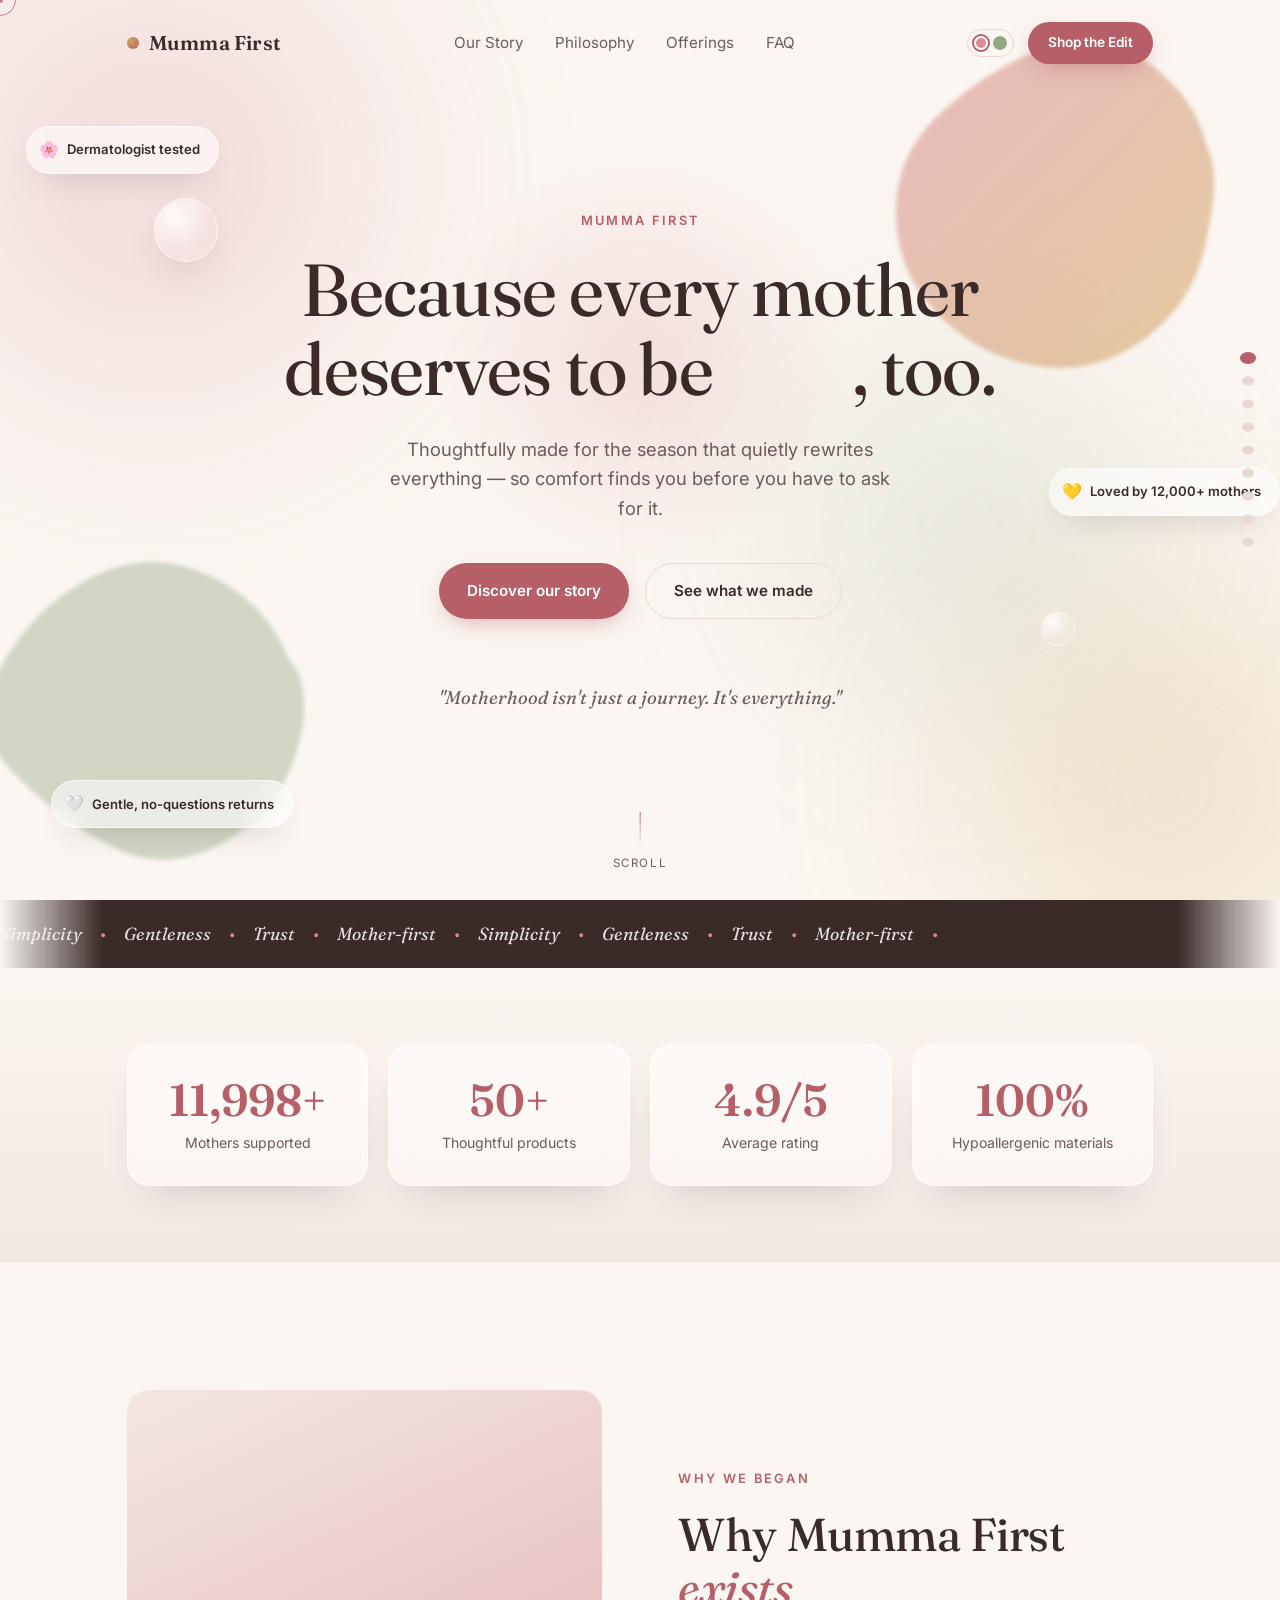
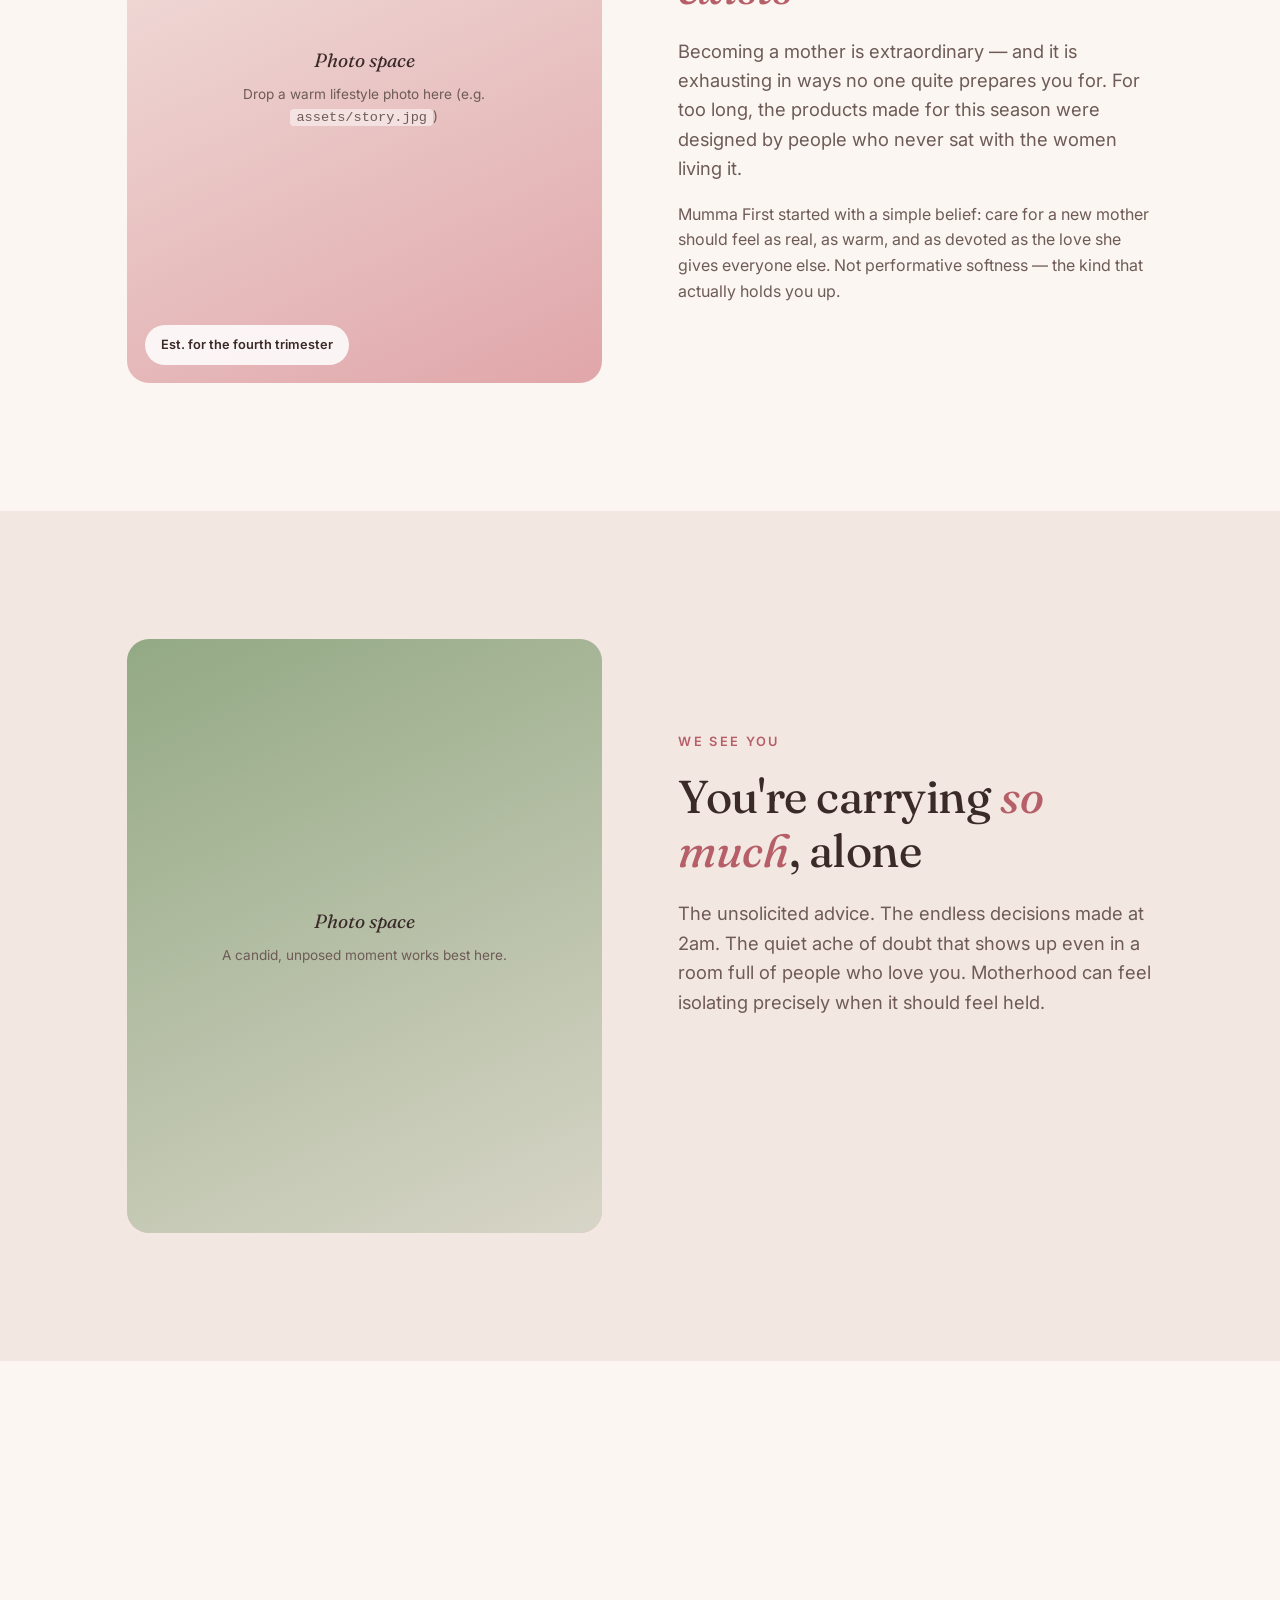
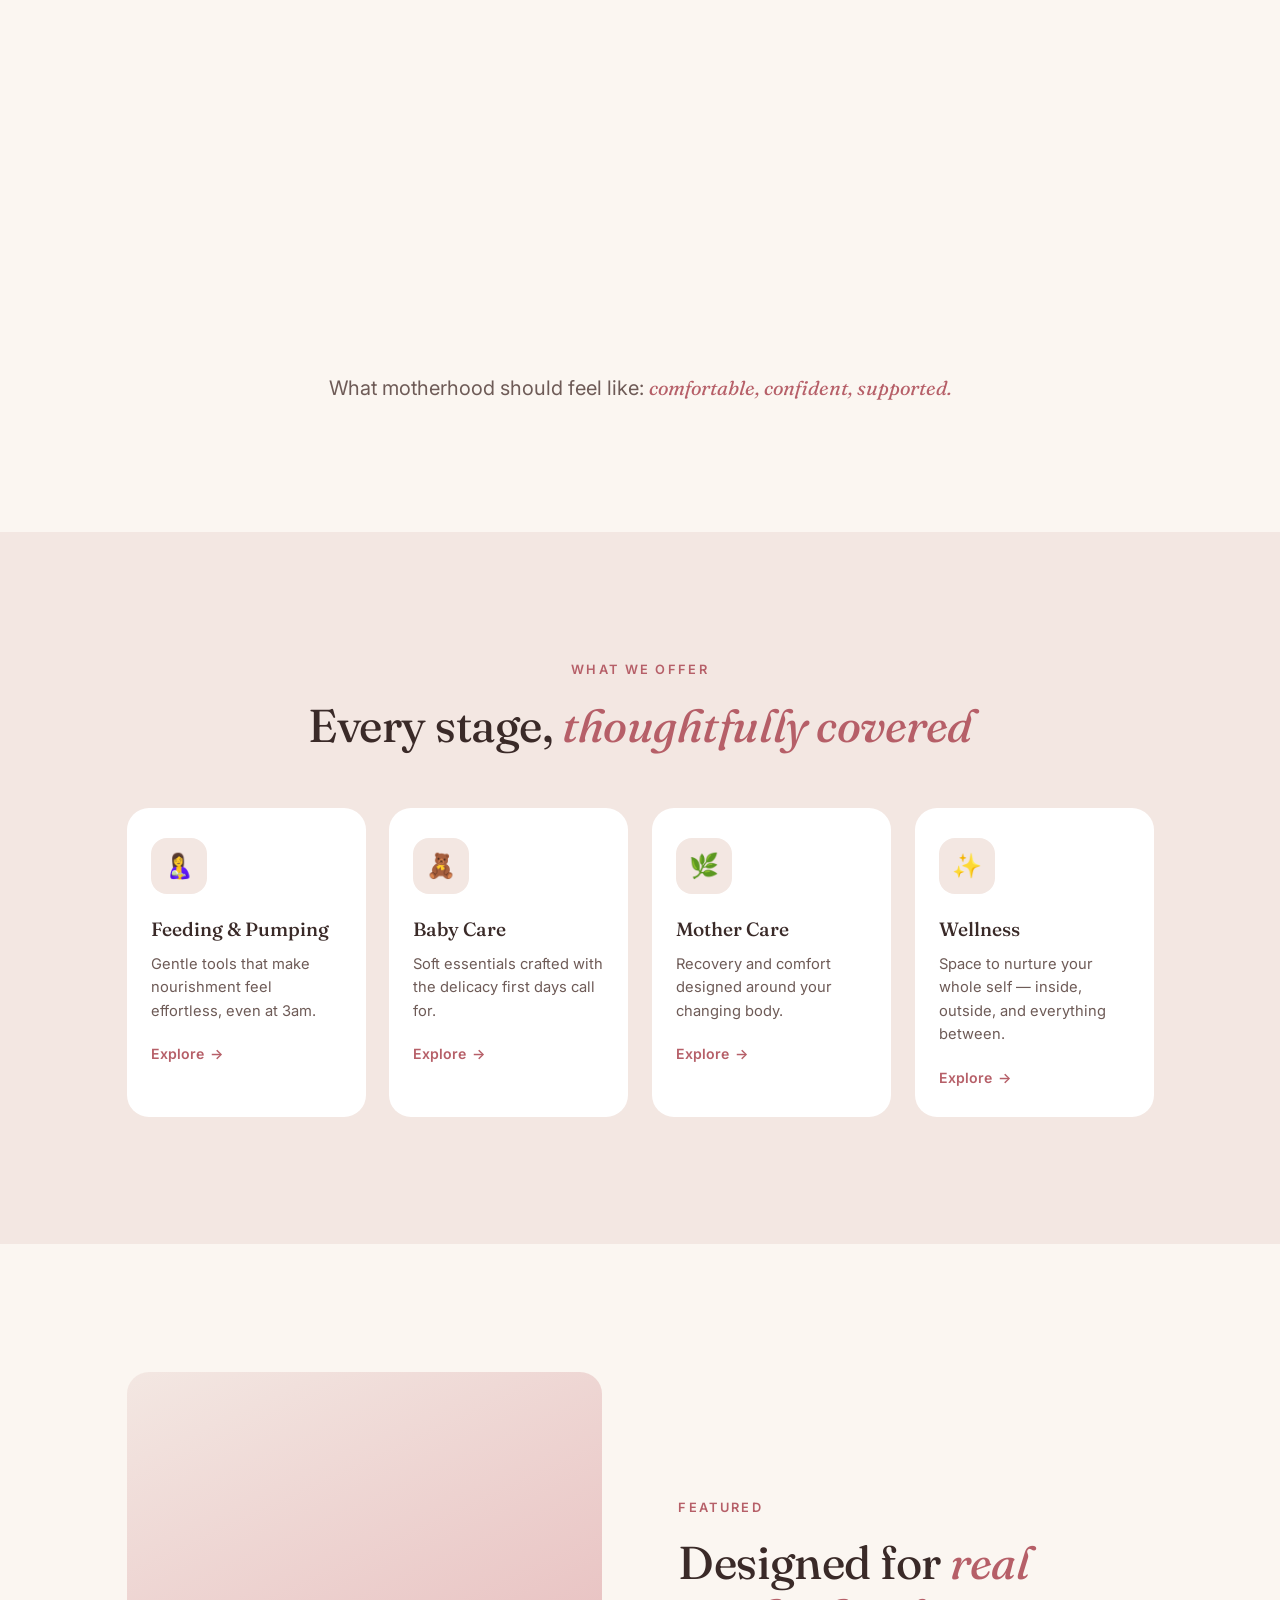
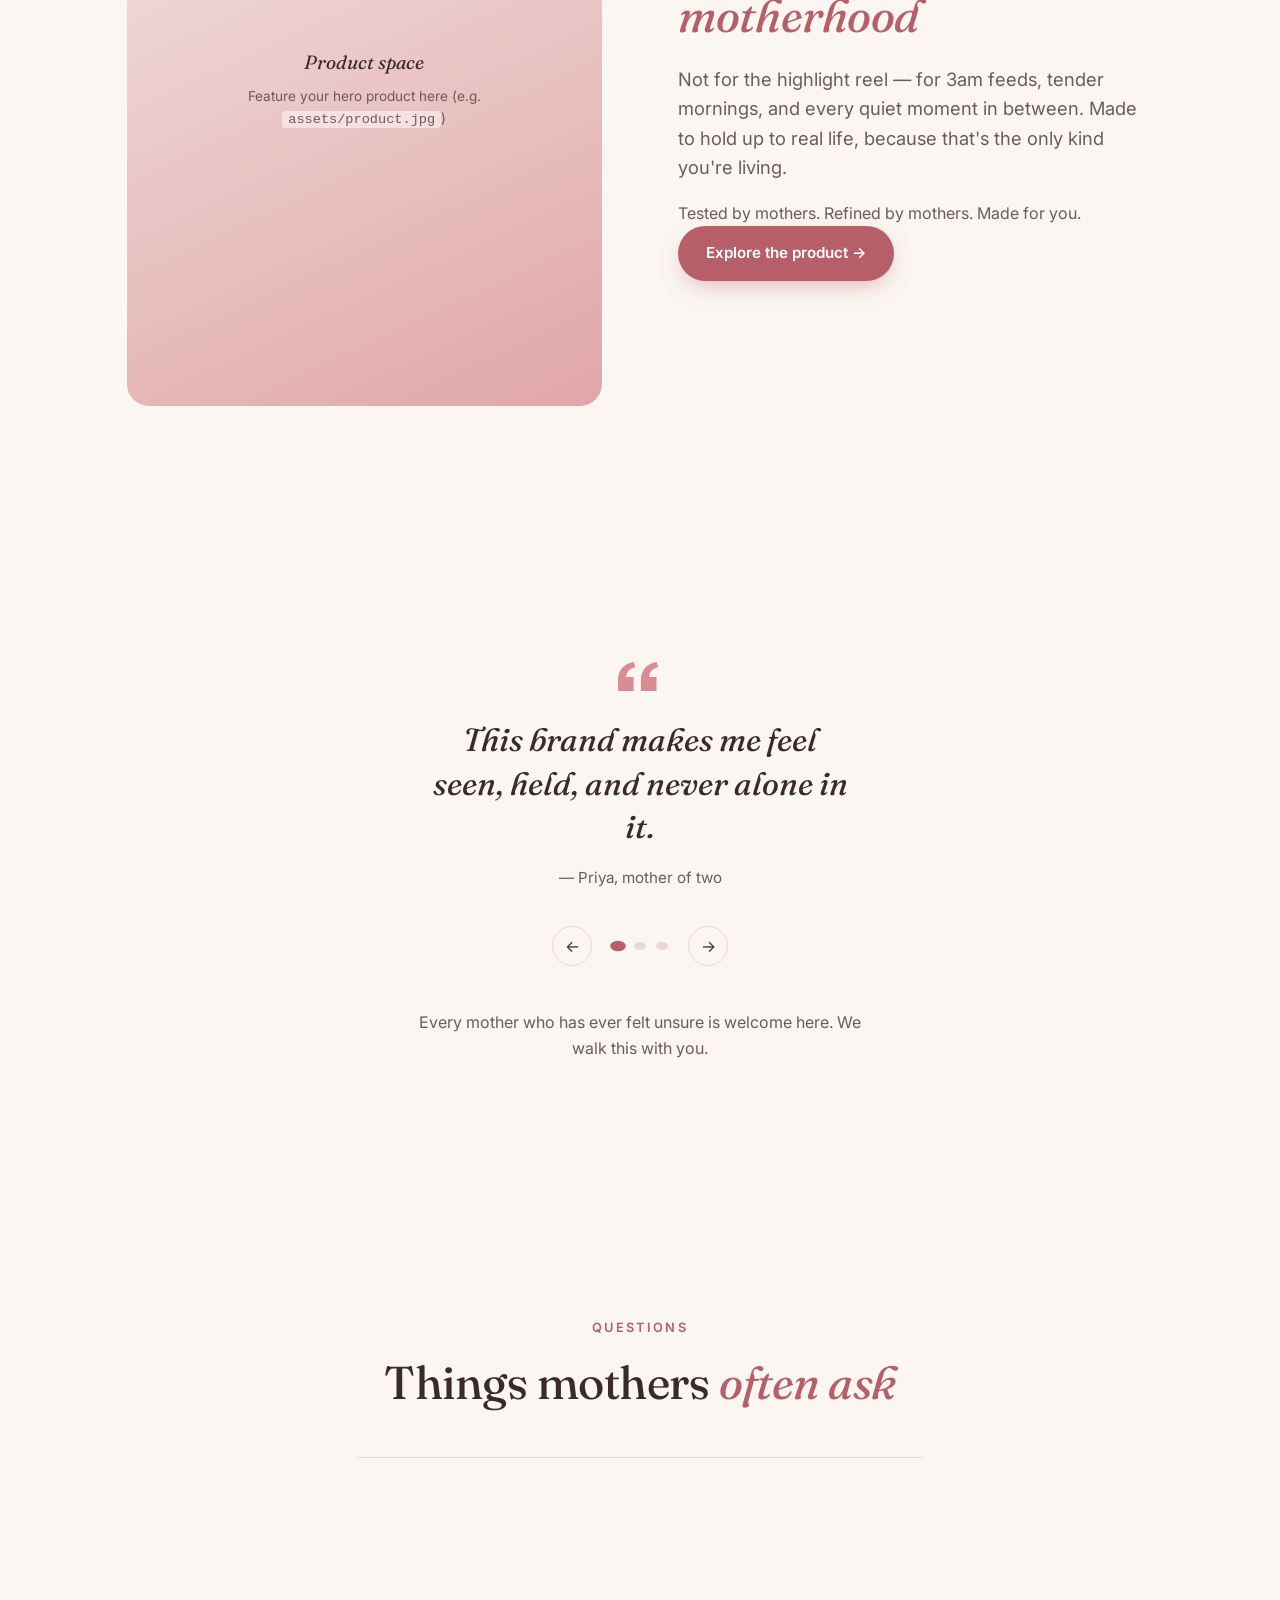
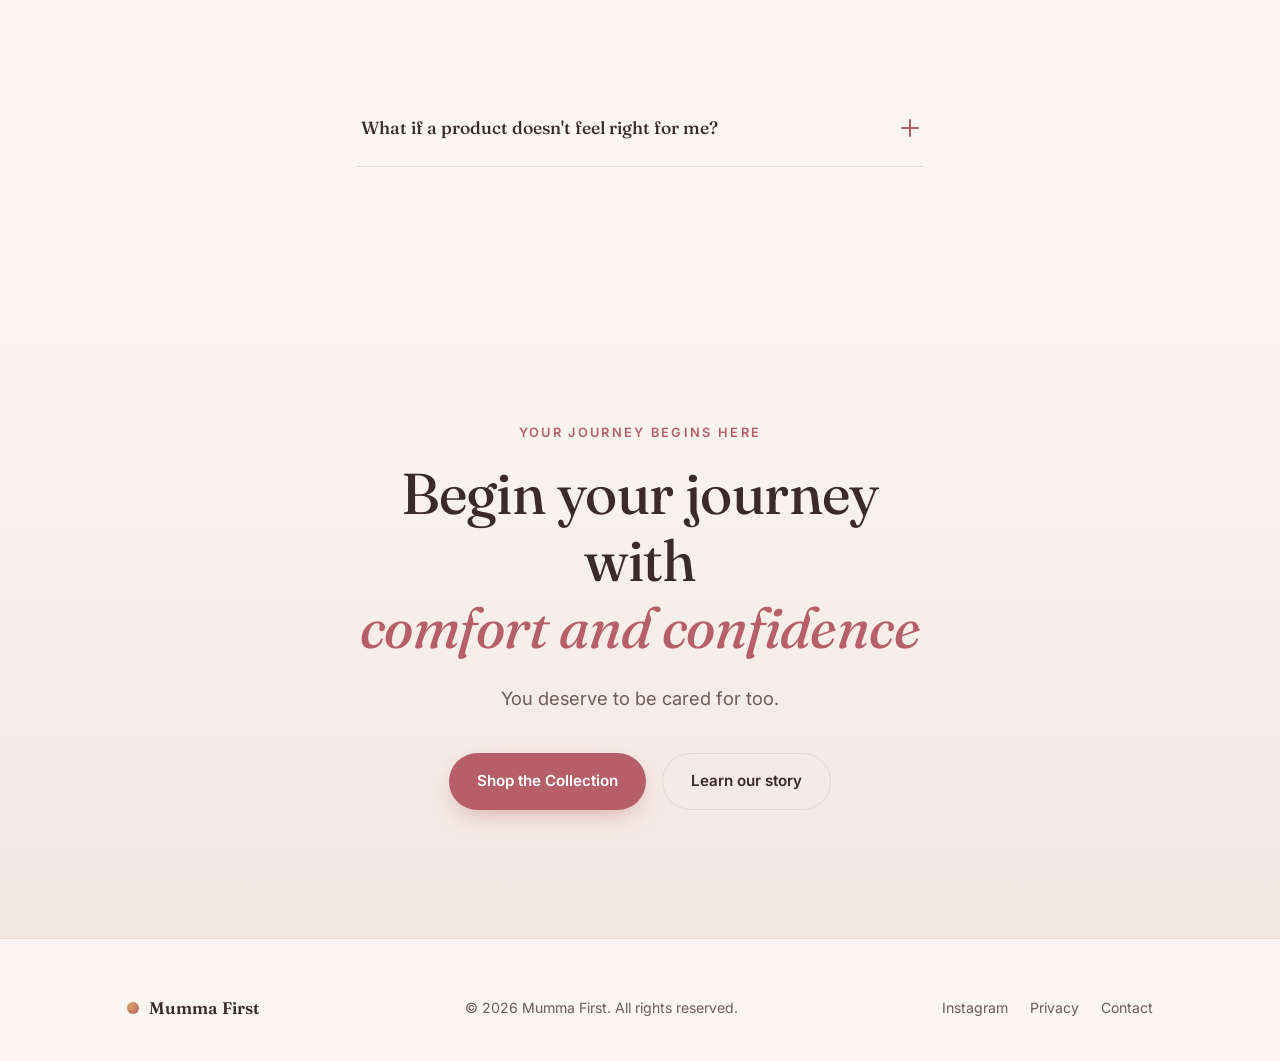
<file: index.html>
<!DOCTYPE html>
<html lang="en">
<head>
<meta charset="UTF-8">
<meta name="viewport" content="width=device-width, initial-scale=1.0">
<title>Mumma First — Because Every Mother Deserves Comfort and Care</title>
<meta name="description" content="Mumma First makes thoughtfully designed essentials for pregnancy, postpartum and early motherhood — because you deserve to be held too.">

<!-- Fonts: Fraunces (display) + Inter (body) -->
<link rel="preconnect" href="https://fonts.googleapis.com">
<link rel="preconnect" href="https://fonts.gstatic.com" crossorigin>
<link href="https://fonts.googleapis.com/css2?family=Fraunces:ital,opsz,wght@0,9..144,300;0,9..144,450;0,9..144,600;1,9..144,400;1,9..144,500&family=Inter:wght@400;500;600;700&display=swap" rel="stylesheet">

<link rel="stylesheet" href="style.css">
</head>
<body>

<!-- Ambient aurora background — soft drifting color blooms, fixed behind everything -->
<div class="aurora" aria-hidden="true">
  <span class="aurora-blob aurora-1"></span>
  <span class="aurora-blob aurora-2"></span>
  <span class="aurora-blob aurora-3"></span>
</div>

<!-- Scroll progress indicator -->
<div class="progress-rail" aria-hidden="true"><div class="progress-fill" id="progressFill"></div></div>

<a class="skip-link" href="#main">Skip to content</a>

<!-- ============ NAV ============ -->
<header class="nav" id="siteNav">
  <div class="nav-inner">
    <a href="#top" class="brand">
      <span class="brand-mark" aria-hidden="true"></span>
      Mumma First
    </a>

    <nav class="nav-links" id="navLinks" aria-label="Primary">
      <a href="#story" data-nav>Our Story</a>
      <a href="#pillars" data-nav>Philosophy</a>
      <a href="#offerings" data-nav>Offerings</a>
      <a href="#faq" data-nav>FAQ</a>
    </nav>

    <div class="nav-actions">
      <button class="theme-toggle" id="themeToggle" type="button" aria-pressed="false" aria-label="Switch accent color to sage">
        <span class="swatch swatch-rose" aria-hidden="true"></span>
        <span class="swatch swatch-sage" aria-hidden="true"></span>
      </button>
      <a href="#final-cta" class="btn btn-small btn-primary magnetic">Shop the Edit</a>
      <button class="nav-toggle" id="navToggle" aria-expanded="false" aria-controls="navLinks" aria-label="Toggle menu">
        <span></span><span></span><span></span>
      </button>
    </div>
  </div>
</header>

<main id="main">

  <!-- ============ HERO ============ -->
  <section class="hero" id="top">
    <div class="hero-scene" aria-hidden="true">
      <svg class="blob blob-a" viewBox="0 0 600 600" xmlns="http://www.w3.org/2000/svg">
        <path fill="url(#gradA)" d="M421,313Q411,376,362,415Q313,454,254,447Q195,440,151,398Q107,356,104,297Q101,238,142,196Q183,154,242,127Q301,100,354,133Q407,166,421,224Q435,250,421,313Z"/>
        <defs>
          <linearGradient id="gradA" x1="0" y1="0" x2="1" y2="1">
            <stop offset="0%" stop-color="var(--rose)"/>
            <stop offset="100%" stop-color="var(--gold)"/>
          </linearGradient>
        </defs>
      </svg>
      <svg class="blob blob-b" viewBox="0 0 600 600" xmlns="http://www.w3.org/2000/svg">
        <path fill="var(--sage)" d="M438,300Q423,375,362,411Q301,447,244,417Q187,387,143,341Q99,295,131,235Q163,175,222,144Q281,113,341,140Q401,167,424,225Q447,250,438,300Z"/>
      </svg>
      <div class="cursor-glow" id="cursorGlow"></div>
      <div class="particles" id="heroParticles" data-count="16"></div>
      <span class="glass-orb orb-a"></span>
      <span class="glass-orb orb-b"></span>
    </div>

    <div class="hero-content">
      <p class="eyebrow reveal" data-reveal>Mumma First</p>
      <h1 class="hero-title reveal" data-reveal>
        Because every mother<br>
        deserves to be <em class="rotator-wrap"><span class="rotator-word" id="rotatorWord">held</span></em>, too.
      </h1>
      <p class="hero-sub reveal" data-reveal>
        Thoughtfully made for the season that quietly rewrites everything —
        so comfort finds you before you have to ask for it.
      </p>
      <div class="hero-ctas reveal" data-reveal>
        <a href="#story" class="btn btn-primary magnetic">Discover our story</a>
        <a href="#breast-pump.html" class="btn btn-ghost">See what we made</a>
      </div>
    </div>

    <!-- Floating glass badges — desktop: orbit the hero; mobile/tablet: sit as a static row below the CTAs -->
    <div class="hero-badges" aria-hidden="true">
      <span class="hero-badge badge-a"><span class="hero-badge-icon">🌸</span>Dermatologist tested</span>
      <span class="hero-badge badge-b"><span class="hero-badge-icon">💛</span>Loved by 12,000+ mothers</span>
      <span class="hero-badge badge-c"><span class="hero-badge-icon">🤍</span>Gentle, no-questions returns</span>
    </div>

    <figure class="hero-quote reveal" data-reveal>
      <blockquote>"Motherhood isn't just a journey. It's everything."</blockquote>
    </figure>

    <div class="scroll-cue" aria-hidden="true"><span></span> Scroll</div>
  </section>

  <!-- ============ VALUES MARQUEE ============ -->
  <div class="marquee-band" aria-hidden="true">
    <div class="marquee-track">
      <span>Simplicity</span><span class="dot">•</span>
      <span>Gentleness</span><span class="dot">•</span>
      <span>Trust</span><span class="dot">•</span>
      <span>Mother-first</span><span class="dot">•</span>
      <span>Simplicity</span><span class="dot">•</span>
      <span>Gentleness</span><span class="dot">•</span>
      <span>Trust</span><span class="dot">•</span>
      <span>Mother-first</span><span class="dot">•</span>
    </div>
  </div>

  <!-- ============ STATS BAND ============ -->
  <!-- Illustrative figures — swap for your real numbers before shipping. -->
  <section class="stats-band" id="stats" aria-label="Mumma First in numbers" data-cursor-glow>
    <div class="zone-glow" aria-hidden="true"></div>
    <div class="container stats-grid">
      <div class="stat-card reveal" data-reveal style="--d:0">
        <span class="stat-number" data-count-to="12000" data-suffix="+">0</span>
        <span class="stat-label">Mothers supported</span>
      </div>
      <div class="stat-card reveal" data-reveal style="--d:1">
        <span class="stat-number" data-count-to="50" data-suffix="+">0</span>
        <span class="stat-label">Thoughtful products</span>
      </div>
      <div class="stat-card reveal" data-reveal style="--d:2">
        <span class="stat-number" data-count-to="49" data-decimal="1" data-suffix="/5">0</span>
        <span class="stat-label">Average rating</span>
      </div>
      <div class="stat-card reveal" data-reveal style="--d:3">
        <span class="stat-number" data-count-to="100" data-suffix="%">0</span>
        <span class="stat-label">Hypoallergenic materials</span>
      </div>
    </div>
  </section>

  <!-- ============ WHY WE EXIST ============ -->
  <section class="section" id="story">
    <div class="container split">
      <div class="split-visual reveal" data-reveal>
        <div class="visual-frame">
          <div class="visual-placeholder">
            <span>Photo space</span>
            <p>Drop a warm lifestyle photo here (e.g. <code>assets/story.jpg</code>)</p>
          </div>
          <div class="visual-tag">Est. for the fourth trimester</div>
        </div>
      </div>

      <div class="split-text">
        <p class="eyebrow reveal" data-reveal>Why we began</p>
        <h2 class="section-title reveal" data-reveal>Why Mumma First <em>exists</em></h2>
        <p class="lede reveal" data-reveal>
          Becoming a mother is extraordinary — and it is exhausting in ways no one
          quite prepares you for. For too long, the products made for this season
          were designed by people who never sat with the women living it.
        </p>
        <p class="reveal" data-reveal>
          Mumma First started with a simple belief: care for a new mother should
          feel as real, as warm, and as devoted as the love she gives everyone else.
          Not performative softness — the kind that actually holds you up.
        </p>
      </div>
    </div>
  </section>

  <!-- ============ WE SEE YOU ============ -->
  <section class="section section-alt" id="see-you">
    <div class="particles particles-soft" id="seeYouParticles" data-count="10" aria-hidden="true"></div>
    <div class="container split reverse">
      <div class="split-text">
        <p class="eyebrow reveal" data-reveal>We see you</p>
        <h2 class="section-title reveal" data-reveal>You're carrying <em>so much</em>, alone</h2>
        <p class="lede reveal" data-reveal>
          The unsolicited advice. The endless decisions made at 2am. The quiet ache
          of doubt that shows up even in a room full of people who love you.
          Motherhood can feel isolating precisely when it should feel held.
        </p>
        <p class="reveal" data-reveal>
          You don't need a brand that says it understands. You need one that
          actually does — and builds like it.
        </p>
        <p class="signature-line reveal" data-reveal>That's the whole reason Mumma First exists.</p>
      </div>

      <div class="split-visual reveal" data-reveal>
        <div class="visual-frame">
          <div class="visual-placeholder alt">
            <span>Photo space</span>
            <p>A candid, unposed moment works best here.</p>
          </div>
        </div>
      </div>
    </div>
  </section>

  <!-- ============ PHILOSOPHY / PILLARS ============ -->
  <section class="section" id="pillars">
    <div class="container">
      <p class="eyebrow center reveal" data-reveal>Our philosophy</p>
      <h2 class="section-title center reveal" data-reveal>Built on what <em>matters most</em></h2>

      <div class="pillars-grid">
        <article class="pillar-card reveal" data-reveal data-tilt style="--d:0">
          <span class="pillar-icon" aria-hidden="true">
            <svg viewBox="0 0 48 48"><path d="M24 6c8 6 16 10 16 20a16 16 0 0 1-32 0c0-10 8-14 16-20Z" fill="none" stroke="currentColor" stroke-width="2"/></svg>
          </span>
          <h3>Simplicity</h3>
          <p>No noise, no clutter — only what a new mother actually needs, nothing added just to fill a shelf.</p>
        </article>

        <article class="pillar-card reveal" data-reveal data-tilt style="--d:1">
          <span class="pillar-icon" aria-hidden="true">
            <svg viewBox="0 0 48 48"><path d="M24 40s-16-9-16-21a9 9 0 0 1 16-6 9 9 0 0 1 16 6c0 12-16 21-16 21Z" fill="none" stroke="currentColor" stroke-width="2"/></svg>
          </span>
          <h3>Gentleness</h3>
          <p>Every seam, texture and ingredient is chosen with softness in mind — for skin, and for spirit.</p>
        </article>

        <article class="pillar-card reveal" data-reveal data-tilt style="--d:2">
          <span class="pillar-icon" aria-hidden="true">
            <svg viewBox="0 0 48 48"><path d="M24 5 40 11v11c0 12-7 19-16 21C15 41 8 34 8 22V11L24 5Z" fill="none" stroke="currentColor" stroke-width="2"/></svg>
          </span>
          <h3>Trust</h3>
          <p>Tested, honest, and never dressed up with claims we can't stand behind. Safe, always.</p>
        </article>

        <article class="pillar-card reveal" data-reveal data-tilt style="--d:3">
          <span class="pillar-icon" aria-hidden="true">
            <svg viewBox="0 0 48 48"><circle cx="24" cy="24" r="17" fill="none" stroke="currentColor" stroke-width="2"/><circle cx="24" cy="24" r="5" fill="currentColor"/></svg>
          </span>
          <h3>Mother-first</h3>
          <p>You are the priority, not an afterthought to the baby aisle. Every decision starts with you.</p>
        </article>
      </div>

      <p class="feeling-line center reveal" data-reveal>
        What motherhood should feel like: <em>comfortable, confident, supported.</em>
      </p>
    </div>
  </section>

  <!-- ============ OFFERINGS ============ -->
  <section class="section section-alt" id="offerings">
    <div class="container">
      <p class="eyebrow center reveal" data-reveal>What we offer</p>
      <h2 class="section-title center reveal" data-reveal>Every stage, <em>thoughtfully covered</em></h2>

      <div class="offer-grid">
        <article class="offer-card reveal" data-reveal data-tilt>
          <div class="offer-media"><span class="offer-glyph">🤱</span></div>
          <h3>Feeding &amp; Pumping</h3>
          <p>Gentle tools that make nourishment feel effortless, even at 3am.</p>
          <a href="#" class="offer-link">Explore <span aria-hidden="true">→</span></a>
        </article>

        <article class="offer-card reveal" data-reveal data-tilt>
          <div class="offer-media"><span class="offer-glyph">🧸</span></div>
          <h3>Baby Care</h3>
          <p>Soft essentials crafted with the delicacy first days call for.</p>
          <a href="#" class="offer-link">Explore <span aria-hidden="true">→</span></a>
        </article>

        <article class="offer-card reveal" data-reveal data-tilt>
          <div class="offer-media"><span class="offer-glyph">🌿</span></div>
          <h3>Mother Care</h3>
          <p>Recovery and comfort designed around your changing body.</p>
          <a href="#" class="offer-link">Explore <span aria-hidden="true">→</span></a>
        </article>

        <article class="offer-card reveal" data-reveal data-tilt>
          <div class="offer-media"><span class="offer-glyph">✨</span></div>
          <h3>Wellness</h3>
          <p>Space to nurture your whole self — inside, outside, and everything between.</p>
          <a href="#" class="offer-link">Explore <span aria-hidden="true">→</span></a>
        </article>
      </div>
    </div>
  </section>

  <!-- ============ FEATURED PRODUCT ============ -->
  <section class="section featured" id="product" data-cursor-glow>
    <div class="zone-glow" aria-hidden="true"></div>
    <div class="container split">
      <div class="split-visual reveal" data-reveal>
        <div class="visual-frame tall">
          <div class="visual-placeholder">
            <span>Product space</span>
            <p>Feature your hero product here (e.g. <code>assets/product.jpg</code>)</p>
          </div>
        </div>
      </div>

      <div class="split-text">
        <p class="eyebrow reveal" data-reveal>Featured</p>
        <h2 class="section-title reveal" data-reveal>Designed for <em>real motherhood</em></h2>
        <p class="lede reveal" data-reveal>
          Not for the highlight reel — for 3am feeds, tender mornings, and every
          quiet moment in between. Made to hold up to real life, because that's
          the only kind you're living.
        </p>
        <p class="reveal" data-reveal>Tested by mothers. Refined by mothers. Made for you.</p>
        <a href="#" class="btn btn-primary reveal" data-reveal>Explore the product →</a>
      </div>
    </div>
  </section>

  <!-- ============ TESTIMONIAL CAROUSEL ============ -->
  <section class="section testimonial-section">
    <div class="container narrow center">
      <svg class="quote-mark reveal" data-reveal viewBox="0 0 48 32" aria-hidden="true">
        <path d="M0 32V19.5C0 8.7 6.9 1.6 17 0l2 5.4C12.5 7 9 11 9 16.5h8V32H0Zm25 0V19.5c0-10.8 6.9-17.9 17-19.5l2 5.4c-6.5 1.6-10 5.6-10 11.1h8V32H25Z" fill="currentColor"/>
      </svg>

      <div class="carousel reveal" data-reveal id="testimonialCarousel">
        <div class="carousel-track">
          <div class="carousel-slide is-active">
            <blockquote>This brand makes me feel seen, held, and never alone in it.</blockquote>
            <p class="cite">— Priya, mother of two</p>
          </div>
          <div class="carousel-slide">
            <blockquote>The first brand that felt like it was built by someone who'd actually been up at 3am with me.</blockquote>
            <p class="cite">— Meera, first-time mum</p>
          </div>
          <div class="carousel-slide">
            <blockquote>Simple, gentle, and never trying to sell me something I didn't need. Just what mattered.</blockquote>
            <p class="cite">— Ananya, mother of three</p>
          </div>
        </div>

        <div class="carousel-controls">
          <button class="carousel-arrow" id="carouselPrev" aria-label="Previous testimonial">←</button>
          <div class="carousel-dots" id="carouselDots" role="tablist" aria-label="Choose testimonial"></div>
          <button class="carousel-arrow" id="carouselNext" aria-label="Next testimonial">→</button>
        </div>
      </div>

      <p class="reassure reveal" data-reveal>Every mother who has ever felt unsure is welcome here. We walk this with you.</p>
    </div>
  </section>

  <!-- ============ FAQ ============ -->
  <section class="section" id="faq">
    <div class="container narrow">
      <p class="eyebrow center reveal" data-reveal>Questions</p>
      <h2 class="section-title center reveal" data-reveal>Things mothers <em>often ask</em></h2>

      <div class="accordion" id="accordion">
        <div class="accordion-item reveal" data-reveal>
          <button class="accordion-trigger" aria-expanded="false">
            <span>Are your products safe for newborns?</span>
            <span class="accordion-icon" aria-hidden="true"></span>
          </button>
          <div class="accordion-panel">
            <p>Every product is rigorously tested and free from harmful chemicals — safe from day one.</p>
          </div>
        </div>

        <div class="accordion-item reveal" data-reveal>
          <button class="accordion-trigger" aria-expanded="false">
            <span>Are the materials gentle on sensitive skin?</span>
            <span class="accordion-icon" aria-hidden="true"></span>
          </button>
          <div class="accordion-panel">
            <p>Yes — we use only dermatologist-approved, hypoallergenic materials across the range.</p>
          </div>
        </div>

        <div class="accordion-item reveal" data-reveal>
          <button class="accordion-trigger" aria-expanded="false">
            <span>Can I use these products on the go?</span>
            <span class="accordion-icon" aria-hidden="true"></span>
          </button>
          <div class="accordion-panel">
            <p>Designed for portability — compact, lightweight, and ready to travel wherever you do.</p>
          </div>
        </div>

        <div class="accordion-item reveal" data-reveal>
          <button class="accordion-trigger" aria-expanded="false">
            <span>What if a product doesn't feel right for me?</span>
            <span class="accordion-icon" aria-hidden="true"></span>
          </button>
          <div class="accordion-panel">
            <p>We offer a simple, no-questions-asked return process, because your comfort matters most.</p>
          </div>
        </div>
      </div>
    </div>
  </section>

  <!-- ============ FINAL CTA ============ -->
  <section class="section final-cta" id="final-cta" data-cursor-glow>
    <div class="zone-glow" aria-hidden="true"></div>
    <div class="particles particles-soft" id="finalParticles" data-count="12" aria-hidden="true"></div>
    <div class="container narrow center">
      <p class="eyebrow center reveal" data-reveal>Your journey begins here</p>
      <h2 class="section-title center big reveal" data-reveal>
        Begin your journey with<br><em>comfort and confidence</em>
      </h2>
      <p class="lede center reveal" data-reveal>You deserve to be cared for too.</p>
      <div class="hero-ctas center reveal" data-reveal>
        <a href="#" class="btn btn-primary magnetic">Shop the Collection</a>
        <a href="#story" class="btn btn-ghost">Learn our story</a>
      </div>
    </div>
  </section>

</main>

<!-- ============ FOOTER ============ -->
<footer class="footer">
  <div class="container footer-inner">
    <a href="#top" class="brand footer-brand">
      <span class="brand-mark" aria-hidden="true"></span>
      Mumma First
    </a>
    <p class="footer-copy">&copy; 2026 Mumma First. All rights reserved.</p>
    <div class="footer-links">
      <a href="#">Instagram</a>
      <a href="#">Privacy</a>
      <a href="#">Contact</a>
    </div>
  </div>
</footer>

<button class="to-top" id="toTop" aria-label="Back to top">
  <svg class="to-top-ring" viewBox="0 0 44 44" aria-hidden="true">
    <circle class="to-top-ring-bg" cx="22" cy="22" r="19"></circle>
    <circle class="to-top-ring-fg" id="toTopRing" cx="22" cy="22" r="19"></circle>
  </svg>
  <span class="to-top-arrow" aria-hidden="true">↑</span>
</button>

<!-- Floating sticky CTA — desktop: glass pill bottom-left · mobile: full-width dock -->
<a href="#final-cta" class="floating-cta btn btn-primary magnetic" id="floatingCta" aria-label="Jump to the shop section">
  <span class="floating-cta-dot" aria-hidden="true"></span>
  Shop the Edit
</a>

<!-- Section scrollspy dots (desktop only) -->
<nav class="quick-dots" id="quickDots" aria-label="Jump to section"></nav>

<!-- Custom cursor (desktop, motion-safe only — see main.js) -->
<div class="cursor-dot" id="cursorDot" aria-hidden="true"></div>
<div class="cursor-ring" id="cursorRing" aria-hidden="true"></div>

<script src="main.js"></script>
</body>
</html>
</file>
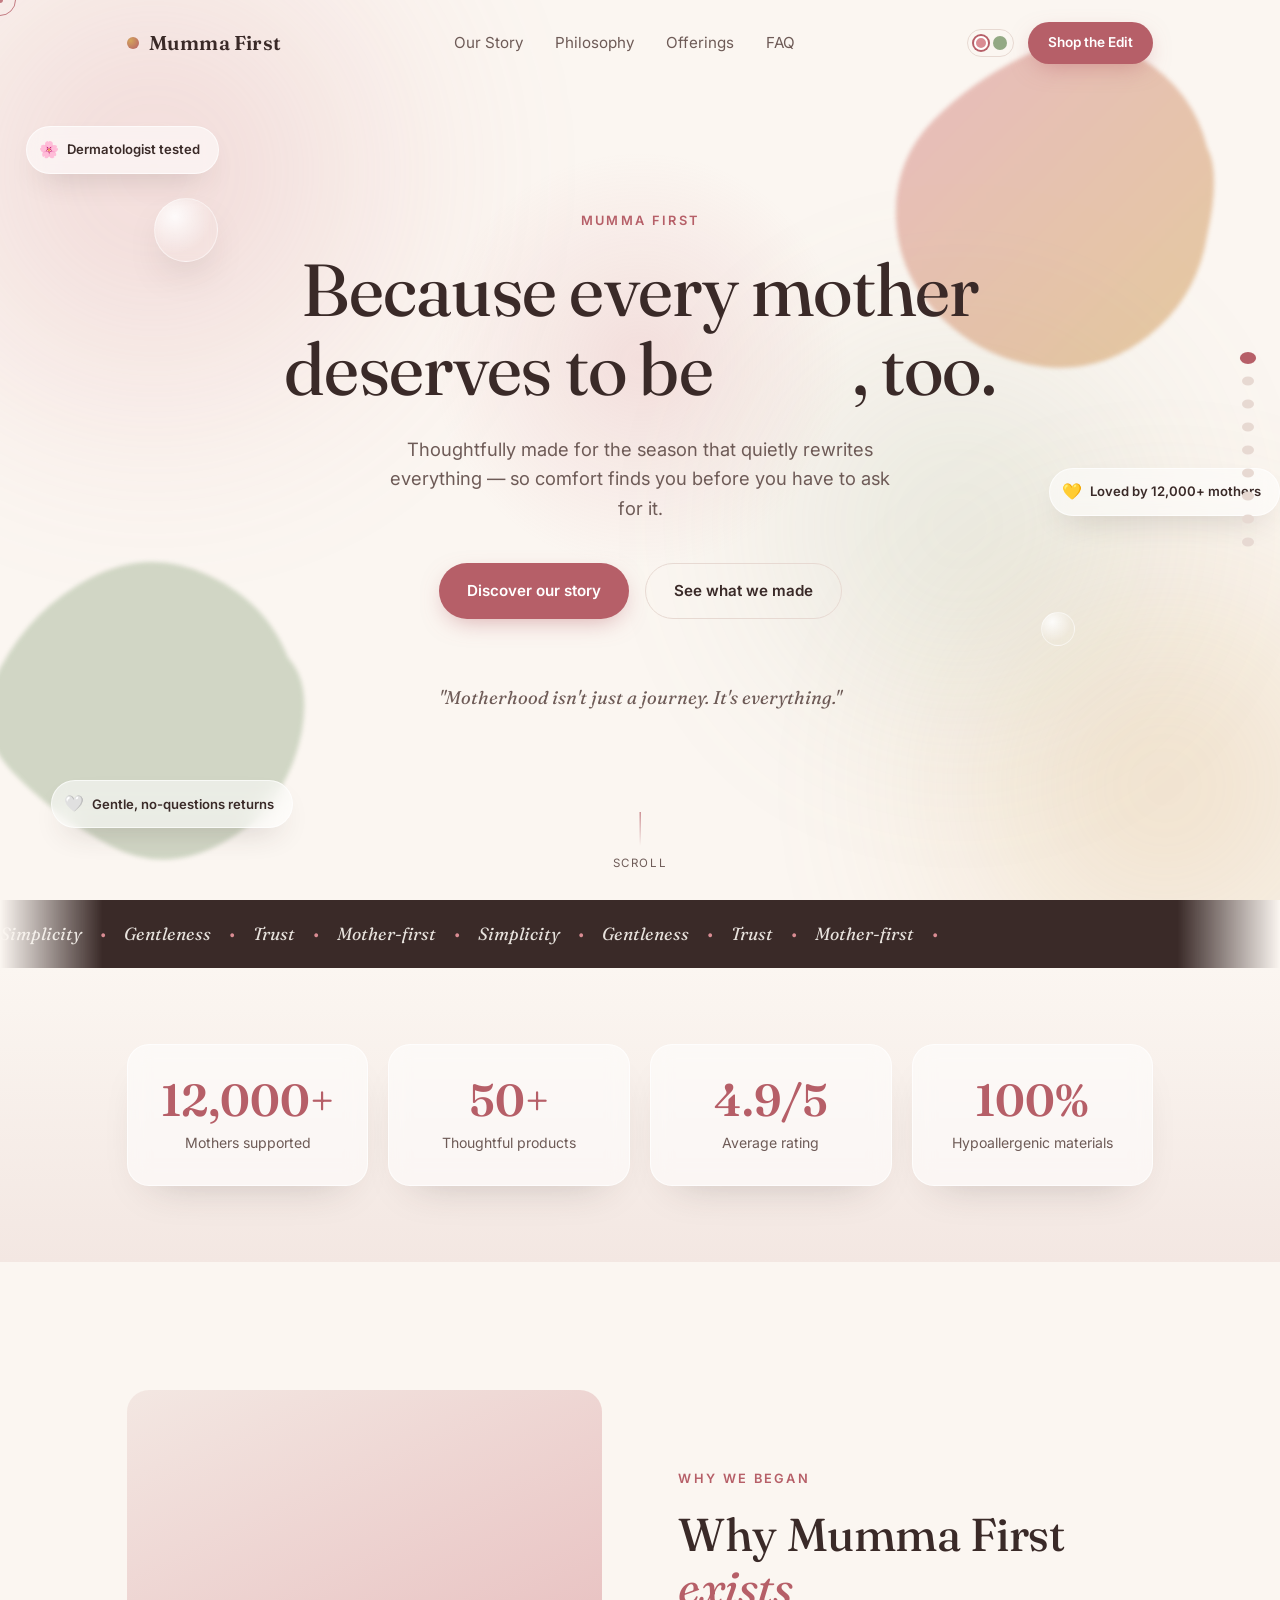
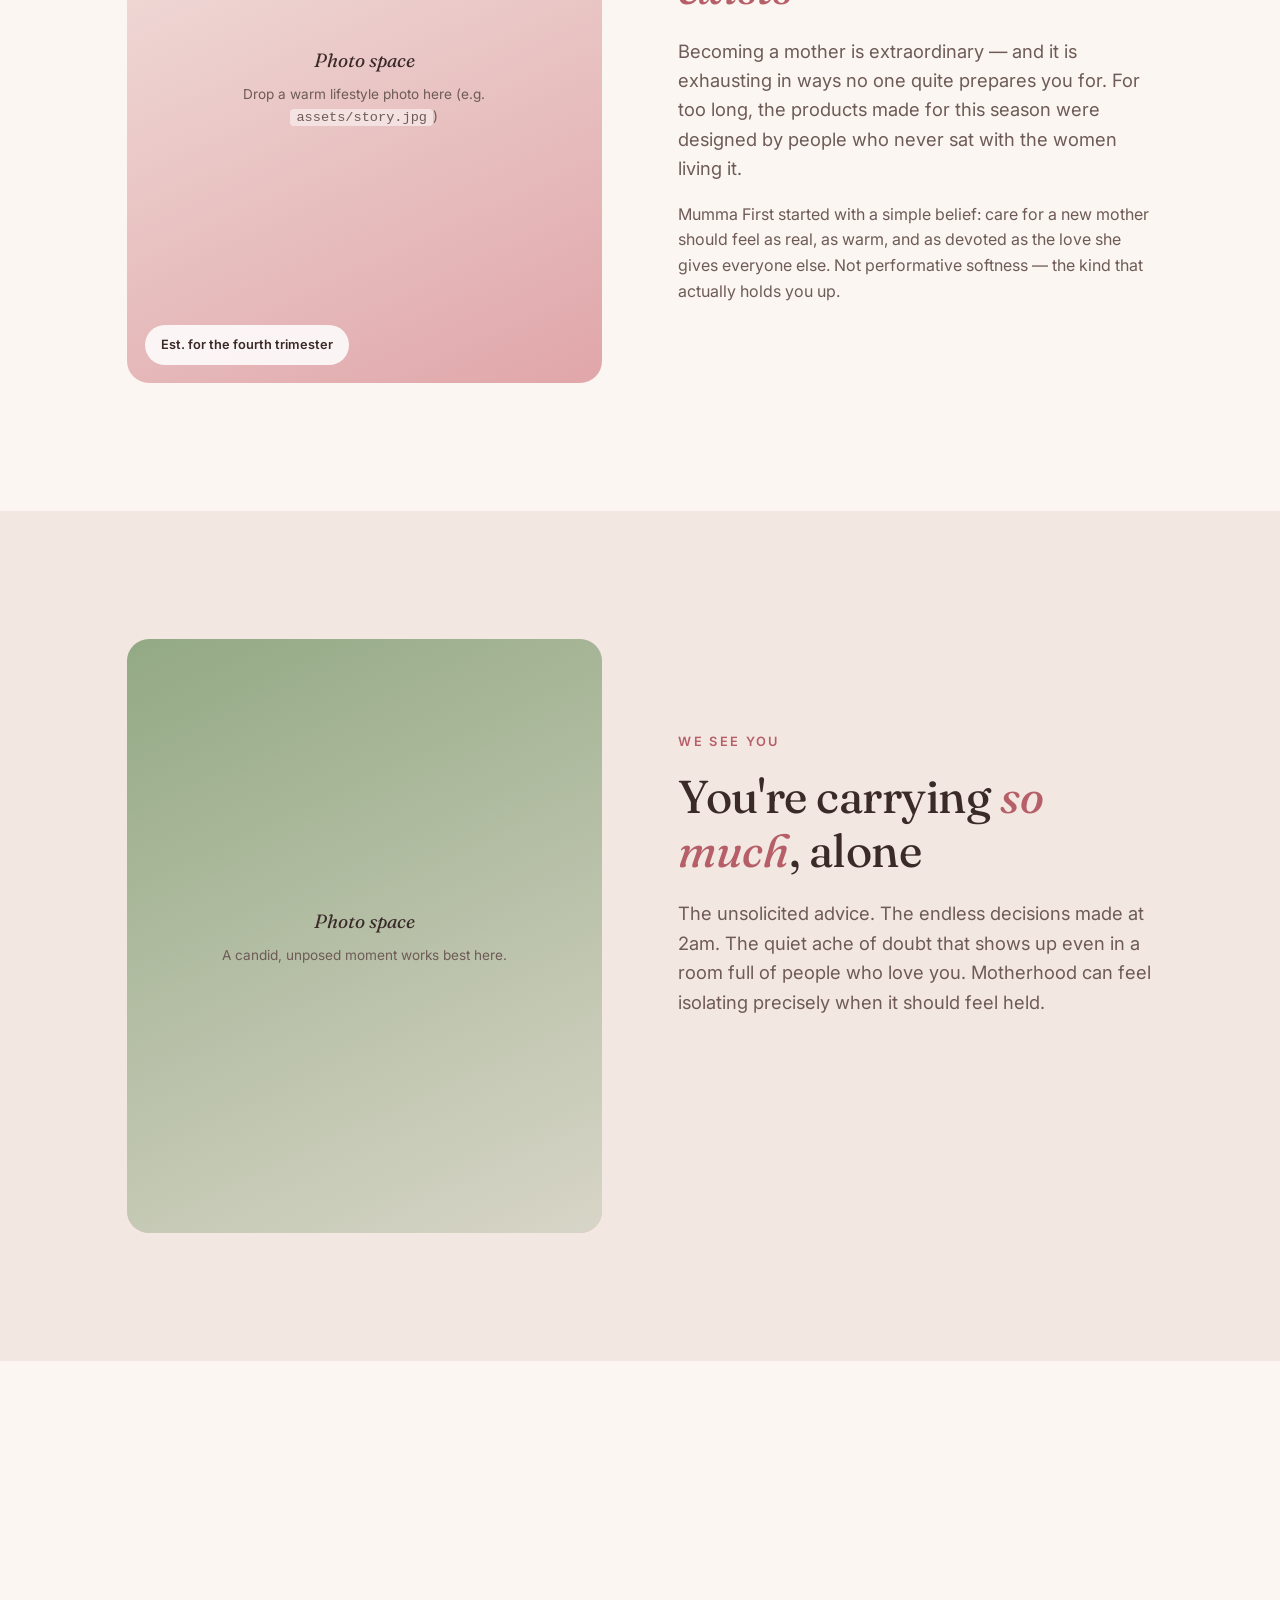
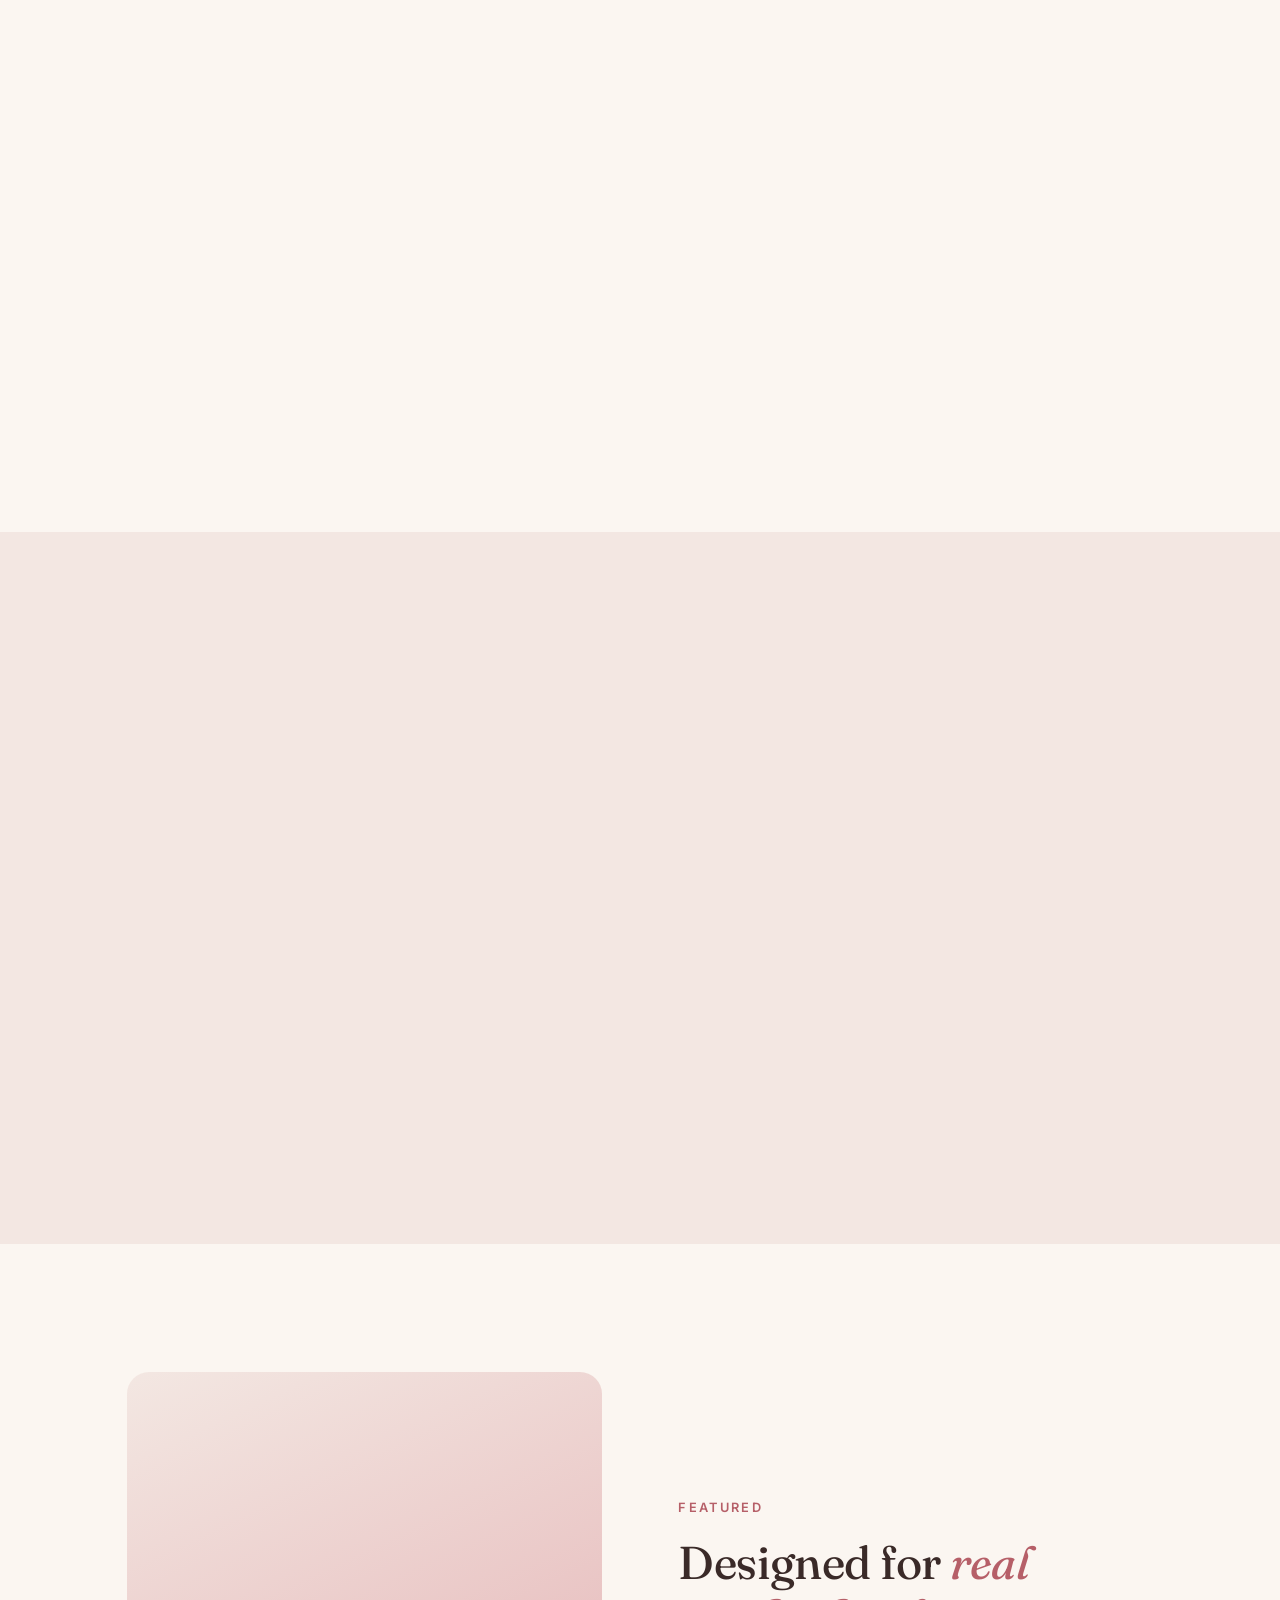
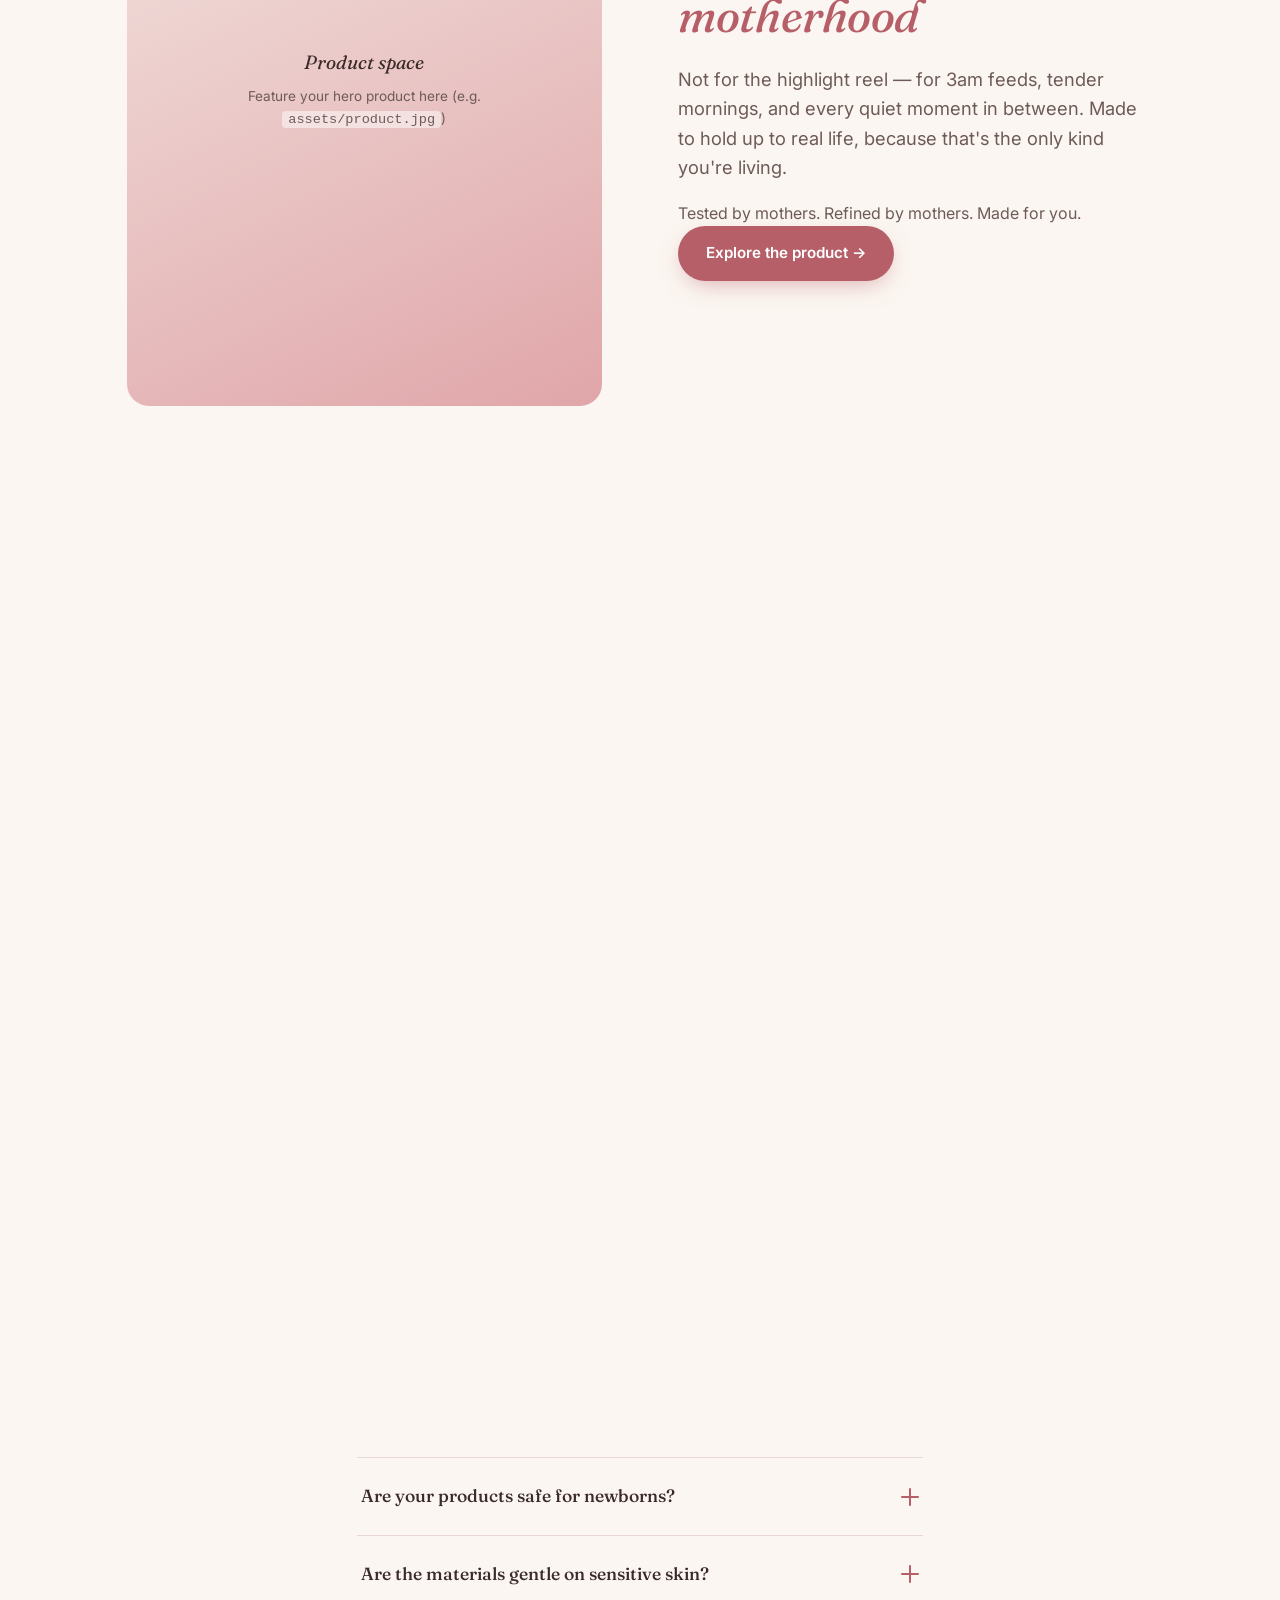
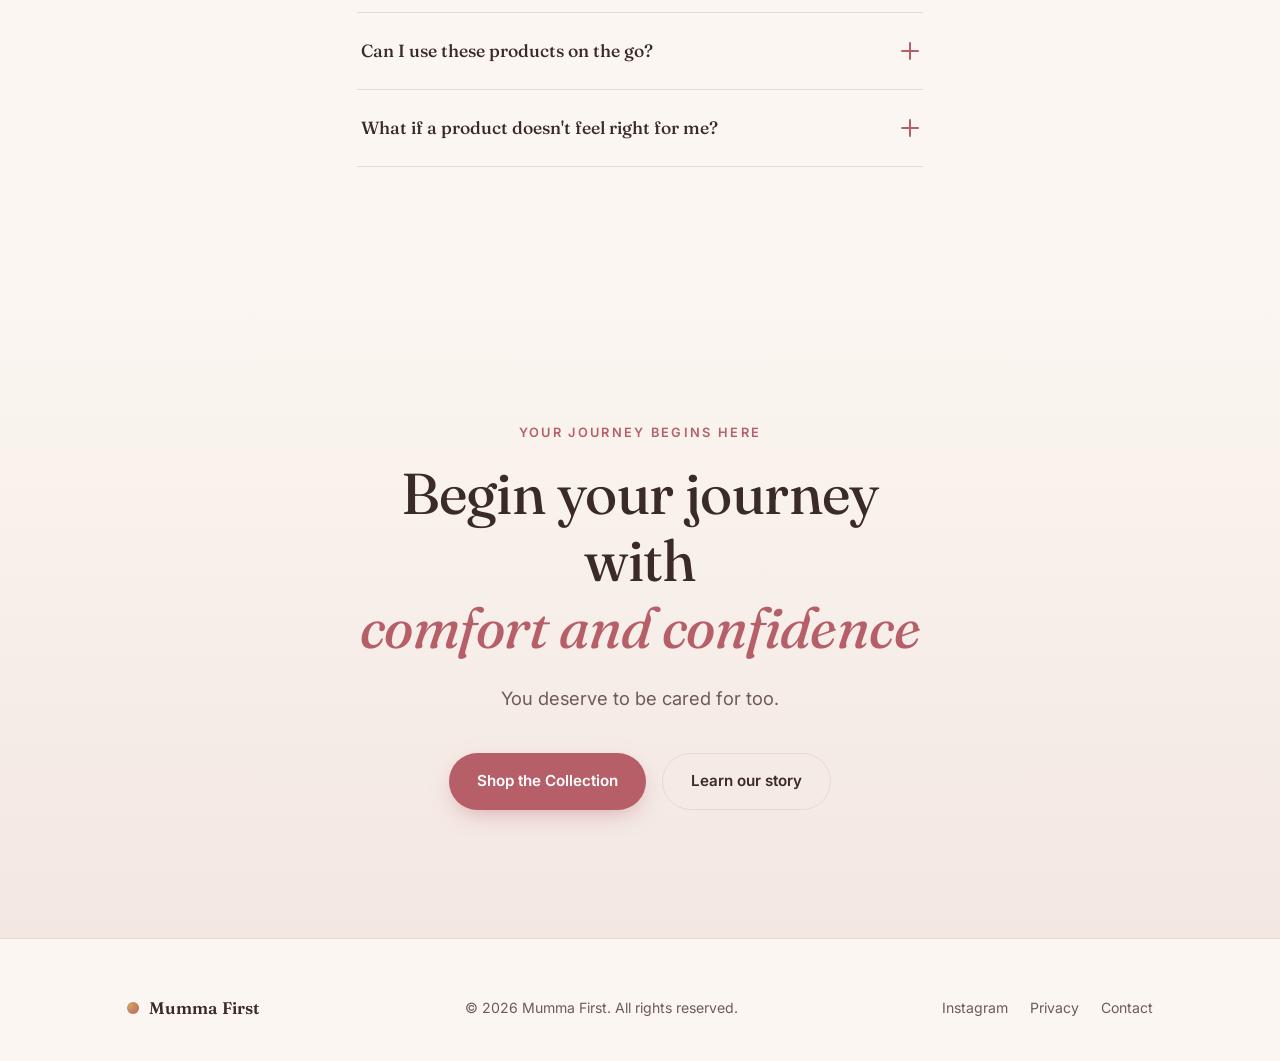
<file: index1.html>
<!DOCTYPE html>
<html lang="en">
<head>
<meta charset="UTF-8">
<meta name="viewport" content="width=device-width, initial-scale=1.0">
<title>Mumma First — Because Every Mother Deserves Comfort and Care</title>
<meta name="description" content="Mumma First makes thoughtfully designed essentials for pregnancy, postpartum and early motherhood — because you deserve to be held too.">

<!-- Fonts: Fraunces (display) + Inter (body) -->
<link rel="preconnect" href="https://fonts.googleapis.com">
<link rel="preconnect" href="https://fonts.gstatic.com" crossorigin>
<link href="https://fonts.googleapis.com/css2?family=Fraunces:ital,opsz,wght@0,9..144,300;0,9..144,450;0,9..144,600;1,9..144,400;1,9..144,500&family=Inter:wght@400;500;600;700&display=swap" rel="stylesheet">

<link rel="stylesheet" href="style.css">
</head>
<body>

<!-- Ambient aurora background — soft drifting color blooms, fixed behind everything -->
<div class="aurora" aria-hidden="true">
  <span class="aurora-blob aurora-1"></span>
  <span class="aurora-blob aurora-2"></span>
  <span class="aurora-blob aurora-3"></span>
</div>

<!-- Scroll progress indicator -->
<div class="progress-rail" aria-hidden="true"><div class="progress-fill" id="progressFill"></div></div>

<a class="skip-link" href="#main">Skip to content</a>

<!-- ============ NAV ============ -->
<header class="nav" id="siteNav">
  <div class="nav-inner">
    <a href="#top" class="brand">
      <span class="brand-mark" aria-hidden="true"></span>
      Mumma First
    </a>

    <nav class="nav-links" id="navLinks" aria-label="Primary">
      <a href="#story" data-nav>Our Story</a>
      <a href="#pillars" data-nav>Philosophy</a>
      <a href="#offerings" data-nav>Offerings</a>
      <a href="#faq" data-nav>FAQ</a>
    </nav>

    <div class="nav-actions">
      <button class="theme-toggle" id="themeToggle" type="button" aria-pressed="false" aria-label="Switch accent color to sage">
        <span class="swatch swatch-rose" aria-hidden="true"></span>
        <span class="swatch swatch-sage" aria-hidden="true"></span>
      </button>
      <a href="#final-cta" class="btn btn-small btn-primary magnetic">Shop the Edit</a>
      <button class="nav-toggle" id="navToggle" aria-expanded="false" aria-controls="navLinks" aria-label="Toggle menu">
        <span></span><span></span><span></span>
      </button>
    </div>
  </div>
</header>

<main id="main">

  <!-- ============ HERO ============ -->
  <section class="hero" id="top">
    <div class="hero-scene" aria-hidden="true">
      <svg class="blob blob-a" viewBox="0 0 600 600" xmlns="http://www.w3.org/2000/svg">
        <path fill="url(#gradA)" d="M421,313Q411,376,362,415Q313,454,254,447Q195,440,151,398Q107,356,104,297Q101,238,142,196Q183,154,242,127Q301,100,354,133Q407,166,421,224Q435,250,421,313Z"/>
        <defs>
          <linearGradient id="gradA" x1="0" y1="0" x2="1" y2="1">
            <stop offset="0%" stop-color="var(--rose)"/>
            <stop offset="100%" stop-color="var(--gold)"/>
          </linearGradient>
        </defs>
      </svg>
      <svg class="blob blob-b" viewBox="0 0 600 600" xmlns="http://www.w3.org/2000/svg">
        <path fill="var(--sage)" d="M438,300Q423,375,362,411Q301,447,244,417Q187,387,143,341Q99,295,131,235Q163,175,222,144Q281,113,341,140Q401,167,424,225Q447,250,438,300Z"/>
      </svg>
      <div class="cursor-glow" id="cursorGlow"></div>
      <div class="particles" id="heroParticles" data-count="16"></div>
      <span class="glass-orb orb-a"></span>
      <span class="glass-orb orb-b"></span>
    </div>

    <div class="hero-content">
      <p class="eyebrow reveal" data-reveal>Mumma First</p>
      <h1 class="hero-title reveal" data-reveal>
        Because every mother<br>
        deserves to be <em class="rotator-wrap"><span class="rotator-word" id="rotatorWord">held</span></em>, too.
      </h1>
      <p class="hero-sub reveal" data-reveal>
        Thoughtfully made for the season that quietly rewrites everything —
        so comfort finds you before you have to ask for it.
      </p>
      <div class="hero-ctas reveal" data-reveal>
        <a href="#story" class="btn btn-primary magnetic">Discover our story</a>
        <a href="#offerings" class="btn btn-ghost">See what we made</a>
      </div>
    </div>

    <!-- Floating glass badges — desktop: orbit the hero; mobile/tablet: sit as a static row below the CTAs -->
    <div class="hero-badges" aria-hidden="true">
      <span class="hero-badge badge-a"><span class="hero-badge-icon">🌸</span>Dermatologist tested</span>
      <span class="hero-badge badge-b"><span class="hero-badge-icon">💛</span>Loved by 12,000+ mothers</span>
      <span class="hero-badge badge-c"><span class="hero-badge-icon">🤍</span>Gentle, no-questions returns</span>
    </div>

    <figure class="hero-quote reveal" data-reveal>
      <blockquote>"Motherhood isn't just a journey. It's everything."</blockquote>
    </figure>

    <div class="scroll-cue" aria-hidden="true"><span></span> Scroll</div>
  </section>

  <!-- ============ VALUES MARQUEE ============ -->
  <div class="marquee-band" aria-hidden="true">
    <div class="marquee-track">
      <span>Simplicity</span><span class="dot">•</span>
      <span>Gentleness</span><span class="dot">•</span>
      <span>Trust</span><span class="dot">•</span>
      <span>Mother-first</span><span class="dot">•</span>
      <span>Simplicity</span><span class="dot">•</span>
      <span>Gentleness</span><span class="dot">•</span>
      <span>Trust</span><span class="dot">•</span>
      <span>Mother-first</span><span class="dot">•</span>
    </div>
  </div>

  <!-- ============ STATS BAND ============ -->
  <!-- Illustrative figures — swap for your real numbers before shipping. -->
  <section class="stats-band" id="stats" aria-label="Mumma First in numbers" data-cursor-glow>
    <div class="zone-glow" aria-hidden="true"></div>
    <div class="container stats-grid">
      <div class="stat-card reveal" data-reveal style="--d:0">
        <span class="stat-number" data-count-to="12000" data-suffix="+">0</span>
        <span class="stat-label">Mothers supported</span>
      </div>
      <div class="stat-card reveal" data-reveal style="--d:1">
        <span class="stat-number" data-count-to="50" data-suffix="+">0</span>
        <span class="stat-label">Thoughtful products</span>
      </div>
      <div class="stat-card reveal" data-reveal style="--d:2">
        <span class="stat-number" data-count-to="49" data-decimal="1" data-suffix="/5">0</span>
        <span class="stat-label">Average rating</span>
      </div>
      <div class="stat-card reveal" data-reveal style="--d:3">
        <span class="stat-number" data-count-to="100" data-suffix="%">0</span>
        <span class="stat-label">Hypoallergenic materials</span>
      </div>
    </div>
  </section>

  <!-- ============ WHY WE EXIST ============ -->
  <section class="section" id="story">
    <div class="container split">
      <div class="split-visual reveal" data-reveal>
        <div class="visual-frame">
          <div class="visual-placeholder">
            <span>Photo space</span>
            <p>Drop a warm lifestyle photo here (e.g. <code>assets/story.jpg</code>)</p>
          </div>
          <div class="visual-tag">Est. for the fourth trimester</div>
        </div>
      </div>

      <div class="split-text">
        <p class="eyebrow reveal" data-reveal>Why we began</p>
        <h2 class="section-title reveal" data-reveal>Why Mumma First <em>exists</em></h2>
        <p class="lede reveal" data-reveal>
          Becoming a mother is extraordinary — and it is exhausting in ways no one
          quite prepares you for. For too long, the products made for this season
          were designed by people who never sat with the women living it.
        </p>
        <p class="reveal" data-reveal>
          Mumma First started with a simple belief: care for a new mother should
          feel as real, as warm, and as devoted as the love she gives everyone else.
          Not performative softness — the kind that actually holds you up.
        </p>
      </div>
    </div>
  </section>

  <!-- ============ WE SEE YOU ============ -->
  <section class="section section-alt" id="see-you">
    <div class="particles particles-soft" id="seeYouParticles" data-count="10" aria-hidden="true"></div>
    <div class="container split reverse">
      <div class="split-text">
        <p class="eyebrow reveal" data-reveal>We see you</p>
        <h2 class="section-title reveal" data-reveal>You're carrying <em>so much</em>, alone</h2>
        <p class="lede reveal" data-reveal>
          The unsolicited advice. The endless decisions made at 2am. The quiet ache
          of doubt that shows up even in a room full of people who love you.
          Motherhood can feel isolating precisely when it should feel held.
        </p>
        <p class="reveal" data-reveal>
          You don't need a brand that says it understands. You need one that
          actually does — and builds like it.
        </p>
        <p class="signature-line reveal" data-reveal>That's the whole reason Mumma First exists.</p>
      </div>

      <div class="split-visual reveal" data-reveal>
        <div class="visual-frame">
          <div class="visual-placeholder alt">
            <span>Photo space</span>
            <p>A candid, unposed moment works best here.</p>
          </div>
        </div>
      </div>
    </div>
  </section>

  <!-- ============ PHILOSOPHY / PILLARS ============ -->
  <section class="section" id="pillars">
    <div class="container">
      <p class="eyebrow center reveal" data-reveal>Our philosophy</p>
      <h2 class="section-title center reveal" data-reveal>Built on what <em>matters most</em></h2>

      <div class="pillars-grid">
        <article class="pillar-card reveal" data-reveal data-tilt style="--d:0">
          <span class="pillar-icon" aria-hidden="true">
            <svg viewBox="0 0 48 48"><path d="M24 6c8 6 16 10 16 20a16 16 0 0 1-32 0c0-10 8-14 16-20Z" fill="none" stroke="currentColor" stroke-width="2"/></svg>
          </span>
          <h3>Simplicity</h3>
          <p>No noise, no clutter — only what a new mother actually needs, nothing added just to fill a shelf.</p>
        </article>

        <article class="pillar-card reveal" data-reveal data-tilt style="--d:1">
          <span class="pillar-icon" aria-hidden="true">
            <svg viewBox="0 0 48 48"><path d="M24 40s-16-9-16-21a9 9 0 0 1 16-6 9 9 0 0 1 16 6c0 12-16 21-16 21Z" fill="none" stroke="currentColor" stroke-width="2"/></svg>
          </span>
          <h3>Gentleness</h3>
          <p>Every seam, texture and ingredient is chosen with softness in mind — for skin, and for spirit.</p>
        </article>

        <article class="pillar-card reveal" data-reveal data-tilt style="--d:2">
          <span class="pillar-icon" aria-hidden="true">
            <svg viewBox="0 0 48 48"><path d="M24 5 40 11v11c0 12-7 19-16 21C15 41 8 34 8 22V11L24 5Z" fill="none" stroke="currentColor" stroke-width="2"/></svg>
          </span>
          <h3>Trust</h3>
          <p>Tested, honest, and never dressed up with claims we can't stand behind. Safe, always.</p>
        </article>

        <article class="pillar-card reveal" data-reveal data-tilt style="--d:3">
          <span class="pillar-icon" aria-hidden="true">
            <svg viewBox="0 0 48 48"><circle cx="24" cy="24" r="17" fill="none" stroke="currentColor" stroke-width="2"/><circle cx="24" cy="24" r="5" fill="currentColor"/></svg>
          </span>
          <h3>Mother-first</h3>
          <p>You are the priority, not an afterthought to the baby aisle. Every decision starts with you.</p>
        </article>
      </div>

      <p class="feeling-line center reveal" data-reveal>
        What motherhood should feel like: <em>comfortable, confident, supported.</em>
      </p>
    </div>
  </section>

  <!-- ============ OFFERINGS ============ -->
  <section class="section section-alt" id="offerings">
    <div class="container">
      <p class="eyebrow center reveal" data-reveal>What we offer</p>
      <h2 class="section-title center reveal" data-reveal>Every stage, <em>thoughtfully covered</em></h2>

      <div class="offer-grid">
        <article class="offer-card reveal" data-reveal data-tilt>
          <div class="offer-media"><span class="offer-glyph">🤱</span></div>
          <h3>Feeding &amp; Pumping</h3>
          <p>Gentle tools that make nourishment feel effortless, even at 3am.</p>
          <a href="dirizo-electric-breast-pump.html" class="offer-link">Explore <span aria-hidden="true">→</span></a>
        </article>

        <article class="offer-card reveal" data-reveal data-tilt>
          <div class="offer-media"><span class="offer-glyph">🧸</span></div>
          <h3>Baby Care</h3>
          <p>Soft essentials crafted with the delicacy first days call for.</p>
          <a href="#" class="offer-link">Explore <span aria-hidden="true">→</span></a>
        </article>

        <article class="offer-card reveal" data-reveal data-tilt>
          <div class="offer-media"><span class="offer-glyph">🌿</span></div>
          <h3>Mother Care</h3>
          <p>Recovery and comfort designed around your changing body.</p>
          <a href="#" class="offer-link">Explore <span aria-hidden="true">→</span></a>
        </article>

        <article class="offer-card reveal" data-reveal data-tilt>
          <div class="offer-media"><span class="offer-glyph">✨</span></div>
          <h3>Wellness</h3>
          <p>Space to nurture your whole self — inside, outside, and everything between.</p>
          <a href="#" class="offer-link">Explore <span aria-hidden="true">→</span></a>
        </article>
      </div>
    </div>
  </section>

  <!-- ============ FEATURED PRODUCT ============ -->
  <section class="section featured" id="product" data-cursor-glow>
    <div class="zone-glow" aria-hidden="true"></div>
    <div class="container split">
      <div class="split-visual reveal" data-reveal>
        <div class="visual-frame tall">
          <div class="visual-placeholder">
            <span>Product space</span>
            <p>Feature your hero product here (e.g. <code>assets/product.jpg</code>)</p>
          </div>
        </div>
      </div>

      <div class="split-text">
        <p class="eyebrow reveal" data-reveal>Featured</p>
        <h2 class="section-title reveal" data-reveal>Designed for <em>real motherhood</em></h2>
        <p class="lede reveal" data-reveal>
          Not for the highlight reel — for 3am feeds, tender mornings, and every
          quiet moment in between. Made to hold up to real life, because that's
          the only kind you're living.
        </p>
        <p class="reveal" data-reveal>Tested by mothers. Refined by mothers. Made for you.</p>
        <a href="dirizo-electric-breast-pump.html" class="btn btn-primary reveal" data-reveal>Explore the product →</a>
      </div>
    </div>
  </section>

  <!-- ============ TESTIMONIAL CAROUSEL ============ -->
  <section class="section testimonial-section">
    <div class="container narrow center">
      <svg class="quote-mark reveal" data-reveal viewBox="0 0 48 32" aria-hidden="true">
        <path d="M0 32V19.5C0 8.7 6.9 1.6 17 0l2 5.4C12.5 7 9 11 9 16.5h8V32H0Zm25 0V19.5c0-10.8 6.9-17.9 17-19.5l2 5.4c-6.5 1.6-10 5.6-10 11.1h8V32H25Z" fill="currentColor"/>
      </svg>

      <div class="carousel reveal" data-reveal id="testimonialCarousel">
        <div class="carousel-track">
          <div class="carousel-slide is-active">
            <blockquote>This brand makes me feel seen, held, and never alone in it.</blockquote>
            <p class="cite">— Priya, mother of two</p>
          </div>
          <div class="carousel-slide">
            <blockquote>The first brand that felt like it was built by someone who'd actually been up at 3am with me.</blockquote>
            <p class="cite">— Meera, first-time mum</p>
          </div>
          <div class="carousel-slide">
            <blockquote>Simple, gentle, and never trying to sell me something I didn't need. Just what mattered.</blockquote>
            <p class="cite">— Ananya, mother of three</p>
          </div>
        </div>

        <div class="carousel-controls">
          <button class="carousel-arrow" id="carouselPrev" aria-label="Previous testimonial">←</button>
          <div class="carousel-dots" id="carouselDots" role="tablist" aria-label="Choose testimonial"></div>
          <button class="carousel-arrow" id="carouselNext" aria-label="Next testimonial">→</button>
        </div>
      </div>

      <p class="reassure reveal" data-reveal>Every mother who has ever felt unsure is welcome here. We walk this with you.</p>
    </div>
  </section>

  <!-- ============ FAQ ============ -->
  <section class="section" id="faq">
    <div class="container narrow">
      <p class="eyebrow center reveal" data-reveal>Questions</p>
      <h2 class="section-title center reveal" data-reveal>Things mothers <em>often ask</em></h2>

      <div class="accordion" id="accordion">
        <div class="accordion-item reveal" data-reveal>
          <button class="accordion-trigger" aria-expanded="false">
            <span>Are your products safe for newborns?</span>
            <span class="accordion-icon" aria-hidden="true"></span>
          </button>
          <div class="accordion-panel">
            <p>Every product is rigorously tested and free from harmful chemicals — safe from day one.</p>
          </div>
        </div>

        <div class="accordion-item reveal" data-reveal>
          <button class="accordion-trigger" aria-expanded="false">
            <span>Are the materials gentle on sensitive skin?</span>
            <span class="accordion-icon" aria-hidden="true"></span>
          </button>
          <div class="accordion-panel">
            <p>Yes — we use only dermatologist-approved, hypoallergenic materials across the range.</p>
          </div>
        </div>

        <div class="accordion-item reveal" data-reveal>
          <button class="accordion-trigger" aria-expanded="false">
            <span>Can I use these products on the go?</span>
            <span class="accordion-icon" aria-hidden="true"></span>
          </button>
          <div class="accordion-panel">
            <p>Designed for portability — compact, lightweight, and ready to travel wherever you do.</p>
          </div>
        </div>

        <div class="accordion-item reveal" data-reveal>
          <button class="accordion-trigger" aria-expanded="false">
            <span>What if a product doesn't feel right for me?</span>
            <span class="accordion-icon" aria-hidden="true"></span>
          </button>
          <div class="accordion-panel">
            <p>We offer a simple, no-questions-asked return process, because your comfort matters most.</p>
          </div>
        </div>
      </div>
    </div>
  </section>

  <!-- ============ FINAL CTA ============ -->
  <section class="section final-cta" id="final-cta" data-cursor-glow>
    <div class="zone-glow" aria-hidden="true"></div>
    <div class="particles particles-soft" id="finalParticles" data-count="12" aria-hidden="true"></div>
    <div class="container narrow center">
      <p class="eyebrow center reveal" data-reveal>Your journey begins here</p>
      <h2 class="section-title center big reveal" data-reveal>
        Begin your journey with<br><em>comfort and confidence</em>
      </h2>
      <p class="lede center reveal" data-reveal>You deserve to be cared for too.</p>
      <div class="hero-ctas center reveal" data-reveal>
        <a href="dirizo-electric-breast-pump.html" class="btn btn-primary magnetic">Shop the Collection</a>
        <a href="#story" class="btn btn-ghost">Learn our story</a>
      </div>
    </div>
  </section>

</main>

<!-- ============ FOOTER ============ -->
<footer class="footer">
  <div class="container footer-inner">
    <a href="#top" class="brand footer-brand">
      <span class="brand-mark" aria-hidden="true"></span>
      Mumma First
    </a>
    <p class="footer-copy">&copy; 2026 Mumma First. All rights reserved.</p>
    <div class="footer-links">
      <a href="#">Instagram</a>
      <a href="#">Privacy</a>
      <a href="#">Contact</a>
    </div>
  </div>
</footer>

<button class="to-top" id="toTop" aria-label="Back to top">
  <svg class="to-top-ring" viewBox="0 0 44 44" aria-hidden="true">
    <circle class="to-top-ring-bg" cx="22" cy="22" r="19"></circle>
    <circle class="to-top-ring-fg" id="toTopRing" cx="22" cy="22" r="19"></circle>
  </svg>
  <span class="to-top-arrow" aria-hidden="true">↑</span>
</button>

<!-- Floating sticky CTA — desktop: glass pill bottom-left · mobile: full-width dock -->
<a href="#final-cta" class="floating-cta btn btn-primary magnetic" id="floatingCta" aria-label="Jump to the shop section">
  <span class="floating-cta-dot" aria-hidden="true"></span>
  Shop the Edit
</a>

<!-- Section scrollspy dots (desktop only) -->
<nav class="quick-dots" id="quickDots" aria-label="Jump to section"></nav>

<!-- Custom cursor (desktop, motion-safe only — see main.js) -->
<div class="cursor-dot" id="cursorDot" aria-hidden="true"></div>
<div class="cursor-ring" id="cursorRing" aria-hidden="true"></div>

<script src="main.js"></script>
</body>
</html>
</file>
<file: style.css>
/* ===========================================================
   MUMMA FIRST — REDESIGN
   Token system
   =========================================================== */
:root{
  /* --- Color --- */
  --bg:        #FBF6F1;   /* warm ivory */
  --bg-alt:    #F3E7E2;   /* soft blush wash for alternating sections */
  --surface:   #FFFFFF;   /* card surface */
  --rose:      #D98C93;   /* primary accent — dusty rose */
  --rose-deep: #B65F68;   /* deep rose — buttons / hover */
  --sage:      #93A984;   /* secondary accent — sage */
  --gold:      #D3A45C;   /* sparing warm accent */
  --ink:       #3A2A28;   /* warm near-black for headings */
  --ink-soft:  #6E5B57;   /* muted brown for body copy */
  --line:      #E7D9D2;   /* hairline / border */

  /* --- Type --- */
  --font-display: "Fraunces", ui-serif, Georgia, serif;
  --font-body: "Inter", ui-sans-serif, system-ui, sans-serif;

  /* --- Layout --- */
  --container: 1180px;
  --container-narrow: 720px;
  --radius: 22px;
  --radius-sm: 12px;

  /* --- Motion --- */
  --ease: cubic-bezier(.22,.61,.36,1);
  --dur-fast: .35s;
  --dur: .7s;
}

@media (prefers-color-scheme: dark){
  /* Intentionally not switching to a dark theme — this brand lives in warm
     daylight tones — but keep the hook here in case a future pass wants it. */
}

/* Accent theme swap — toggled via #themeToggle (see main.js).
   Because --rose / --rose-deep drive every button, link and hover state
   in this file, overriding just these two flips the whole accent scheme. */
:root[data-theme="sage"]{
  --rose: #93A984;
  --rose-deep: #6F8560;
}

/* ===========================================================
   RESET
   =========================================================== */
*, *::before, *::after{ box-sizing: border-box; }
html{ scroll-behavior: smooth; }
body{
  margin: 0;
  background: var(--bg);
  color: var(--ink);
  font-family: var(--font-body);
  font-size: 16px;
  line-height: 1.6;
  -webkit-font-smoothing: antialiased;
  overflow-x: hidden;
}
img{ max-width: 100%; display: block; }
a{ color: inherit; text-decoration: none; }
button{ font: inherit; color: inherit; background: none; border: 0; cursor: pointer; }
ul{ list-style: none; margin: 0; padding: 0; }
h1,h2,h3,p,blockquote{ margin: 0; }
em{ font-style: italic; color: var(--rose-deep); font-family: var(--font-display); }

.skip-link{
  position: absolute; left: -999px; top: 0; background: var(--ink); color: #fff;
  padding: .8em 1.2em; z-index: 999; border-radius: 0 0 8px 0;
}
.skip-link:focus{ left: 0; }

:focus-visible{ outline: 2px solid var(--rose-deep); outline-offset: 3px; }

.container{ max-width: var(--container); margin: 0 auto; padding: 0 6vw; }
.container.narrow{ max-width: var(--container-narrow); }
.center{ text-align: center; }

/* ===========================================================
   AMBIENT AURORA — fixed, slow-drifting color blooms behind the
   whole page. Sits at z-index -1 so it always paints beneath the
   document's normal-flow content (see stacking note on .footer).
   =========================================================== */
.aurora{
  position: fixed; inset: 0; z-index: -1; overflow: hidden; pointer-events: none;
}
.aurora-blob{
  position: absolute; border-radius: 50%; filter: blur(90px);
  opacity: .32; will-change: transform;
}
.aurora-1{
  width: 52vmax; height: 52vmax; top: -18%; left: -14%;
  background: radial-gradient(circle, var(--rose), transparent 70%);
  animation: auroraDrift1 46s ease-in-out infinite;
}
.aurora-2{
  width: 46vmax; height: 46vmax; bottom: -20%; right: -14%;
  background: radial-gradient(circle, var(--gold), transparent 70%);
  animation: auroraDrift2 58s ease-in-out infinite;
}
.aurora-3{
  width: 40vmax; height: 40vmax; top: 30%; left: 55%;
  background: radial-gradient(circle, var(--sage), transparent 70%);
  animation: auroraDrift3 64s ease-in-out infinite;
  opacity: .24;
}
@keyframes auroraDrift1{
  0%, 100%{ transform: translate(0,0) scale(1); }
  50%{ transform: translate(7vw, 6vh) scale(1.14); }
}
@keyframes auroraDrift2{
  0%, 100%{ transform: translate(0,0) scale(1); }
  50%{ transform: translate(-6vw, -8vh) scale(1.1); }
}
@keyframes auroraDrift3{
  0%, 100%{ transform: translate(0,0) scale(1) rotate(0deg); }
  50%{ transform: translate(-5vw, 5vh) scale(1.2) rotate(20deg); }
}
@media (max-width: 720px){
  .aurora-blob{ filter: blur(54px); opacity: .22; }
}
@media (prefers-reduced-motion: reduce){
  .aurora-blob{ animation: none; }
}

/* ===========================================================
   PROGRESS RAIL
   =========================================================== */
.progress-rail{
  position: fixed; top: 0; left: 0; width: 100%; height: 3px; z-index: 1000;
  background: transparent;
}
.progress-fill{
  height: 100%; width: 0%;
  background: linear-gradient(90deg, var(--rose), var(--gold));
  transition: width .1s linear;
}

/* ===========================================================
   NAV
   =========================================================== */
.nav{
  position: fixed; top: 0; left: 0; right: 0; z-index: 900;
  padding: 22px 0;
  transition: padding var(--dur-fast) var(--ease), background var(--dur-fast) var(--ease), box-shadow var(--dur-fast) var(--ease);
}
.nav.scrolled{
  padding: 12px 0;
  background: rgba(251, 246, 241, 0.82);
  backdrop-filter: blur(14px);
  box-shadow: 0 1px 0 var(--line);
}
.nav-inner{
  max-width: var(--container); margin: 0 auto; padding: 0 6vw;
  display: flex; align-items: center; justify-content: space-between; gap: 24px;
}
.brand{
  display: flex; align-items: center; gap: 10px;
  font-family: var(--font-display); font-weight: 600; font-size: 1.25rem;
  letter-spacing: .01em;
}
.brand-mark{
  width: 12px; height: 12px; border-radius: 50%;
  background: radial-gradient(circle at 30% 30%, var(--gold), var(--rose-deep));
  animation: breathe 3.6s ease-in-out infinite;
  flex-shrink: 0;
}
.nav-links{ display: flex; gap: 32px; }
.nav-links a{
  font-size: .95rem; color: var(--ink-soft); position: relative; padding: 4px 0;
  transition: color var(--dur-fast) var(--ease);
}
.nav-links a::after{
  content: ""; position: absolute; left: 0; bottom: -2px; width: 0; height: 1.5px;
  background: var(--rose-deep); transition: width var(--dur-fast) var(--ease);
}
.nav-links a:hover, .nav-links a.active{ color: var(--ink); }
.nav-links a:hover::after, .nav-links a.active::after{ width: 100%; }

.nav-actions{ display: flex; align-items: center; gap: 14px; }

.theme-toggle{
  display: flex; align-items: center; gap: 5px; padding: 6px; border-radius: 999px;
  border: 1.5px solid var(--line); transition: border-color var(--dur-fast) var(--ease), transform var(--dur-fast) var(--ease);
}
.theme-toggle:hover{ border-color: var(--rose-deep); transform: translateY(-1px); }
.swatch{
  width: 14px; height: 14px; border-radius: 50%; display: block;
  box-shadow: inset 0 0 0 2px transparent; transition: box-shadow var(--dur-fast) var(--ease);
}
.swatch-rose{ background: #D98C93; }
.swatch-sage{ background: #93A984; }
:root:not([data-theme="sage"]) .swatch-rose{ box-shadow: inset 0 0 0 2px #fff, 0 0 0 2px var(--rose-deep); }
:root[data-theme="sage"] .swatch-sage{ box-shadow: inset 0 0 0 2px #fff, 0 0 0 2px var(--rose-deep); }
.nav-toggle{
  display: none; flex-direction: column; gap: 5px; padding: 6px;
}
.nav-toggle span{ width: 22px; height: 2px; background: var(--ink); border-radius: 2px; transition: transform .3s var(--ease), opacity .3s var(--ease); }
.nav-toggle[aria-expanded="true"] span:nth-child(1){ transform: translateY(7px) rotate(45deg); }
.nav-toggle[aria-expanded="true"] span:nth-child(2){ opacity: 0; }
.nav-toggle[aria-expanded="true"] span:nth-child(3){ transform: translateY(-7px) rotate(-45deg); }

/* ===========================================================
   BUTTONS
   =========================================================== */
.btn{
  display: inline-flex; align-items: center; justify-content: center; gap: 8px;
  padding: 15px 28px; border-radius: 999px; font-weight: 600; font-size: .95rem;
  transition: transform var(--dur-fast) var(--ease), box-shadow var(--dur-fast) var(--ease), background var(--dur-fast) var(--ease), color var(--dur-fast) var(--ease);
  white-space: nowrap;
  position: relative; overflow: hidden;
}
.btn-primary{
  background: var(--rose-deep); color: #fff;
  box-shadow: 0 8px 24px -8px rgba(182,95,104,.55);
}
.btn-primary:hover{ transform: translateY(-2px); box-shadow: 0 14px 28px -10px rgba(182,95,104,.6); }
.btn-ghost{
  background: transparent; color: var(--ink); border: 1.5px solid var(--line);
}
.btn-ghost:hover{ border-color: var(--rose-deep); color: var(--rose-deep); transform: translateY(-2px); }
.btn-small{ padding: 10px 20px; font-size: .85rem; }

/* Magnetic buttons — JS sets transform on mousemove within bounds */
.magnetic{ transition: transform .25s var(--ease), box-shadow var(--dur-fast) var(--ease), background var(--dur-fast) var(--ease); }

/* Tap/click ripple — works for mouse and touch alike (see main.js) */
.btn-ripple{
  position: absolute; border-radius: 50%; pointer-events: none;
  background: color-mix(in srgb, currentColor 35%, transparent);
  transform: scale(0); animation: rippleAnim .6s ease-out forwards;
}
@keyframes rippleAnim{ to{ transform: scale(1); opacity: 0; } }

/* ===========================================================
   REVEAL ON SCROLL
   =========================================================== */
.reveal{
  opacity: 0; transform: translateY(28px);
  transition: opacity .9s var(--ease), transform .9s var(--ease);
  transition-delay: calc(var(--d, 0) * 90ms);
}
.reveal.in-view{ opacity: 1; transform: translateY(0); }

@media (prefers-reduced-motion: reduce){
  .reveal{ opacity: 1; transform: none; transition: none; }
  html{ scroll-behavior: auto; }
  .brand-mark, .blob, .cursor-glow, .glass-orb, .hero-badge,
  .pillar-icon, .offer-media, .zone-glow, .floating-cta-dot{ animation: none !important; }
  .visual-frame::after{ display: none; }
}

/* ===========================================================
   HERO
   =========================================================== */
.hero{
  position: relative;
  min-height: 100svh;
  display: flex; flex-direction: column; align-items: center; justify-content: center;
  text-align: center;
  padding: 140px 6vw 100px;
  overflow: hidden;
}
.hero-scene{ position: absolute; inset: 0; z-index: 0; pointer-events: none; }
.blob{
  position: absolute; width: 46vw; max-width: 620px; min-width: 320px;
  opacity: .55; filter: blur(2px);
  animation: liquidMorph 16s ease-in-out infinite;
  transform-origin: center;
}
.blob-a{ top: -8%; right: -8%; }
.blob-b{ bottom: -14%; left: -10%; opacity: .4; animation-delay: -6s; animation-duration: 19s; }
.cursor-glow{
  position: absolute; width: 420px; height: 420px; border-radius: 50%;
  background: radial-gradient(circle, rgba(217,140,147,.22), transparent 70%);
  transform: translate(-50%, -50%); left: 50%; top: 40%;
  transition: left .5s var(--ease), top .5s var(--ease);
  pointer-events: none;
}
@keyframes liquidMorph{
  0%{ transform: scale(1) rotate(0deg) skew(0deg,0deg); }
  25%{ transform: scale(1.06) rotate(5deg) skew(2deg,0deg); }
  50%{ transform: scale(.95) rotate(-4deg) skew(-2deg,1deg) translateY(-8px); }
  75%{ transform: scale(1.05) rotate(3deg) skew(1deg,-1deg) translateY(4px); }
  100%{ transform: scale(1) rotate(0deg) skew(0deg,0deg); }
}

/* Small glass orbs — extra floating depth layer behind the hero copy */
.glass-orb{
  position: absolute; border-radius: 50%; pointer-events: none;
  background: radial-gradient(circle at 32% 28%, rgba(255,255,255,.85), rgba(255,255,255,.05) 60%);
  border: 1px solid rgba(255,255,255,.5);
  backdrop-filter: blur(6px);
  box-shadow: 0 18px 40px -18px rgba(58,42,40,.35);
}
.orb-a{ width: 64px; height: 64px; top: 22%; left: 12%; animation: orbFloat 7s ease-in-out infinite; }
.orb-b{ width: 34px; height: 34px; top: 68%; right: 16%; animation: orbFloat 9s ease-in-out infinite reverse; animation-delay: -2s; }
@keyframes orbFloat{
  0%, 100%{ transform: translateY(0) translateX(0); }
  50%{ transform: translateY(-22px) translateX(10px); }
}
@media (max-width: 720px){ .glass-orb{ display: none; } }

/* Floating glass badge chips */
.hero-badges{ position: relative; z-index: 2; pointer-events: none; }
.hero-badge{
  display: inline-flex; align-items: center; gap: 8px;
  background: rgba(255,255,255,.55); backdrop-filter: blur(10px);
  border: 1px solid rgba(255,255,255,.65); border-radius: 999px;
  padding: 10px 18px 10px 12px; font-size: .82rem; font-weight: 600; color: var(--ink);
  box-shadow: 0 14px 32px -16px rgba(58,42,40,.3);
  white-space: nowrap;
}
.hero-badge-icon{ font-size: 1rem; }
@media (min-width: 1100px){
  .hero-badges{ position: absolute; inset: 0; }
  .hero-badge{ position: absolute; animation: badgeFloat 6s ease-in-out infinite; }
  .badge-a{ top: 14%; left: 2%; animation-delay: 0s; }
  .badge-b{ top: 52%; right: 0%; animation-delay: -2s; animation-duration: 7s; }
  .badge-c{ bottom: 8%; left: 4%; animation-delay: -4s; animation-duration: 8s; }
}
@keyframes badgeFloat{
  0%, 100%{ transform: translateY(0) rotate(0deg); }
  50%{ transform: translateY(-14px) rotate(-1.2deg); }
}
@media (max-width: 1099px){
  .hero-badges{
    display: flex; flex-wrap: wrap; justify-content: center; gap: 10px;
    margin-top: 36px; max-width: 460px; margin-left: auto; margin-right: auto;
  }
  .hero-badge{ animation: badgeFloat 6s ease-in-out infinite; font-size: .76rem; padding: 8px 14px 8px 10px; }
}

/* Ambient floating particles — populated by main.js */
.particles{
  position: absolute; inset: 0; overflow: hidden; pointer-events: none; z-index: 1;
}
.particle{
  position: absolute; bottom: -20px; border-radius: 50%;
  background: var(--rose); opacity: .35;
  animation: drift linear infinite;
}
.particles-soft .particle{ background: var(--sage); opacity: .28; }
@keyframes drift{
  0%{ transform: translateY(0) translateX(0) scale(1); opacity: 0; }
  10%{ opacity: .35; }
  90%{ opacity: .2; }
  100%{ transform: translateY(-115vh) translateX(var(--drift-x, 20px)) scale(.6); opacity: 0; }
}

.hero-content{ position: relative; z-index: 2; max-width: 780px; }
.eyebrow{
  font-family: var(--font-body); font-weight: 600; font-size: .8rem;
  letter-spacing: .18em; text-transform: uppercase; color: var(--rose-deep);
  margin-bottom: 18px; display: block;
}
.eyebrow.center{ text-align: center; }

.hero-title{
  font-family: var(--font-display); font-weight: 450; font-size: clamp(2.6rem, 6vw, 4.6rem);
  line-height: 1.08; letter-spacing: -0.01em; color: var(--ink);
}
.rotator-wrap{ display: inline-block; }
.rotator-word{
  display: inline-block; color: var(--rose-deep); font-family: var(--font-display); font-style: italic;
  transition: opacity .32s ease, transform .32s ease;
}
.rotator-word.swap{ opacity: 0; transform: translateY(10px); }
.hero-sub{
  margin: 26px auto 0; max-width: 520px; font-size: 1.15rem; color: var(--ink-soft);
}
.hero-ctas{ display: flex; gap: 16px; justify-content: center; flex-wrap: wrap; margin-top: 40px; }
.hero-ctas.center{ justify-content: center; }

.hero-quote{
  position: relative; z-index: 2; margin-top: 64px;
}
.hero-quote blockquote{
  font-family: var(--font-display); font-style: italic; font-size: 1.15rem;
  color: var(--ink-soft);
}

.scroll-cue{
  position: absolute; bottom: 28px; left: 50%; transform: translateX(-50%);
  display: flex; flex-direction: column; align-items: center; gap: 8px;
  font-size: .72rem; letter-spacing: .14em; text-transform: uppercase; color: var(--ink-soft);
  z-index: 2;
}
.scroll-cue span{
  width: 1px; height: 34px; background: linear-gradient(var(--rose-deep), transparent);
  animation: scrollcue 2.2s ease-in-out infinite;
}

@keyframes breathe{
  0%, 100%{ transform: scale(1) translateY(0); }
  50%{ transform: scale(1.06) translateY(-10px); }
}
@keyframes scrollcue{
  0%{ transform: scaleY(0); transform-origin: top; opacity: 0; }
  40%{ transform: scaleY(1); transform-origin: top; opacity: 1; }
  60%{ transform: scaleY(1); transform-origin: bottom; opacity: 1; }
  100%{ transform: scaleY(0); transform-origin: bottom; opacity: 0; }
}

/* ===========================================================
   VALUES MARQUEE
   =========================================================== */
.marquee-band{
  position: relative; overflow: hidden; padding: 20px 0;
  background: var(--ink); z-index: 2;
  mask-image: linear-gradient(90deg, transparent, #000 8%, #000 92%, transparent);
  -webkit-mask-image: linear-gradient(90deg, transparent, #000 8%, #000 92%, transparent);
}
.marquee-track{
  display: flex; align-items: center; gap: 18px; width: max-content;
  animation: marquee 26s linear infinite;
  font-family: var(--font-display); font-style: italic; font-size: 1.1rem;
  color: rgba(251,246,241,.9); white-space: nowrap;
}
.marquee-track .dot{ color: var(--rose); font-style: normal; }
@keyframes marquee{
  from{ transform: translateX(0); }
  to{ transform: translateX(-50%); }
}
.marquee-band:hover .marquee-track{ animation-play-state: paused; }

/* ===========================================================
   STATS BAND — animated count-up figures
   =========================================================== */
.stats-band{
  position: relative; padding: 76px 0; overflow: hidden;
  background: linear-gradient(180deg, var(--bg) 0%, var(--bg-alt) 100%);
}
.stats-grid{
  position: relative; z-index: 1;
  display: grid; grid-template-columns: repeat(4, 1fr); gap: 20px;
}
.stat-card{
  --d: 0;
  text-align: center; padding: 30px 18px; border-radius: var(--radius);
  background: rgba(255,255,255,.55); backdrop-filter: blur(10px);
  border: 1px solid rgba(255,255,255,.7);
  box-shadow: 0 20px 44px -26px rgba(58,42,40,.28);
  transition: transform var(--dur-fast) var(--ease), box-shadow var(--dur-fast) var(--ease);
}
.stat-card:hover{ transform: translateY(-6px); box-shadow: 0 26px 52px -22px rgba(58,42,40,.32); }
.stat-number{
  display: block; font-family: var(--font-display); font-weight: 600;
  font-size: clamp(2rem, 4vw, 2.8rem); color: var(--rose-deep); line-height: 1.1;
}
.stat-label{ display: block; margin-top: 8px; font-size: .88rem; color: var(--ink-soft); }
@media (max-width: 720px){
  .stats-grid{ grid-template-columns: repeat(2, 1fr); gap: 14px; }
  .stats-band{ padding: 56px 0; }
}

/* ===========================================================
   CURSOR-REACTIVE GLOW ZONES — a generic, reusable version of the
   hero's cursor-glow, activated on sections with [data-cursor-glow]
   (see main.js). Desktop pointer + motion-safe only.
   =========================================================== */
[data-cursor-glow]{ position: relative; overflow: hidden; }
.zone-glow{
  position: absolute; z-index: 0; width: 480px; height: 480px; border-radius: 50%;
  background: radial-gradient(circle, rgba(217,140,147,.16), transparent 70%);
  transform: translate(-50%, -50%); left: 50%; top: 40%;
  pointer-events: none; opacity: 0; transition: opacity .6s var(--ease);
}
[data-cursor-glow]:hover .zone-glow{ opacity: 1; }
[data-cursor-glow] > .container{ position: relative; z-index: 1; }

/* ===========================================================
   SECTIONS
   =========================================================== */
.section{ padding: 128px 0; position: relative; }
.section-alt{ background: var(--bg-alt); }
.section-title{
  font-family: var(--font-display); font-weight: 450; font-size: clamp(1.9rem, 3.6vw, 2.9rem);
  line-height: 1.16; letter-spacing: -0.01em; margin-bottom: 22px;
}
.section-title.big{ font-size: clamp(2.2rem, 4.6vw, 3.6rem); }
.lede{ font-size: 1.15rem; color: var(--ink-soft); margin-bottom: 18px; max-width: 46ch; }
.lede.center{ margin-left: auto; margin-right: auto; }
.section p:not(.lede):not(.eyebrow):not(.cite){ color: var(--ink-soft); max-width: 48ch; }
.section p.center{ margin-left: auto; margin-right: auto; }

.signature-line{
  font-family: var(--font-display); font-style: italic; font-size: 1.25rem;
  color: var(--rose-deep); margin-top: 22px;
}

.feeling-line{
  margin-top: 60px; font-size: 1.25rem; color: var(--ink-soft);
}

/* --- split layout --- */
.split{
  display: grid; grid-template-columns: 1fr 1fr; gap: 6vw; align-items: center;
}
.split.reverse{ direction: rtl; }
.split.reverse > *{ direction: ltr; }

.visual-frame{
  position: relative; border-radius: var(--radius); overflow: hidden;
  aspect-ratio: 4/5; background: linear-gradient(155deg, var(--bg-alt), var(--rose) 140%);
}
.visual-frame.tall{ aspect-ratio: 3/4; }
.visual-frame::after{
  content: ""; position: absolute; inset: 0; background: var(--bg); z-index: 3;
  transform-origin: left; transform: scaleX(1);
  transition: transform 1.1s var(--ease);
}
.split.reverse .visual-frame::after{ transform-origin: right; }
.split-visual.in-view .visual-frame::after{ transform: scaleX(0); }
.visual-placeholder{
  position: absolute; inset: 0; display: flex; flex-direction: column; align-items: center;
  justify-content: center; text-align: center; gap: 8px; padding: 10%;
  color: rgba(58,42,40,.55);
}
.visual-placeholder.alt{ background: linear-gradient(155deg, var(--sage), var(--bg-alt) 140%); }
.visual-placeholder span{
  font-family: var(--font-display); font-style: italic; font-size: 1.2rem; color: var(--ink);
}
.visual-placeholder p{ font-size: .85rem; max-width: 26ch; }
.visual-placeholder code{ background: rgba(255,255,255,.5); padding: 1px 6px; border-radius: 4px; }
.visual-tag{
  position: absolute; left: 18px; bottom: 18px; background: rgba(255,255,255,.85);
  backdrop-filter: blur(6px); padding: 10px 16px; border-radius: 999px;
  font-size: .8rem; font-weight: 600; color: var(--ink);
}

/* ===========================================================
   PILLARS
   =========================================================== */
.pillars-grid{
  display: grid; grid-template-columns: repeat(4, 1fr); gap: 28px; margin-top: 56px;
}
.pillars-grid{ perspective: 1000px; }
.pillar-card{
  --d: 0;
  --angle: 0deg;
  position: relative; z-index: 0;
  background: var(--surface); border: 1px solid var(--line); border-radius: var(--radius);
  padding: 34px 26px; transition: transform var(--dur-fast) var(--ease), box-shadow var(--dur-fast) var(--ease), border-color var(--dur-fast) var(--ease);
  transform-style: preserve-3d; will-change: transform;
}
.pillar-card:hover{
  border-color: transparent;
  box-shadow: 0 20px 40px -20px rgba(58,42,40,.25);
}
.pillar-card::before{
  content: ""; position: absolute; inset: -1.5px; z-index: -1; border-radius: inherit;
  background: conic-gradient(from var(--angle, 0deg), var(--rose), var(--gold), var(--sage), var(--rose));
  opacity: 0; transition: opacity .4s var(--ease);
}
.pillar-card:hover::before{ opacity: 1; animation: spinAngle 3s linear infinite; }
.pillar-card.pulse::before{ animation: spinAngle 1.8s linear forwards, glowPulse 1.8s var(--ease) forwards; }
@property --angle{ syntax: '<angle>'; initial-value: 0deg; inherits: false; }
@keyframes spinAngle{ to{ --angle: 360deg; } }
@keyframes glowPulse{ 0%{ opacity: 0; } 30%{ opacity: 1; } 100%{ opacity: 0; } }
.pillar-icon{
  display: inline-flex; width: 48px; height: 48px; color: var(--rose-deep); margin-bottom: 18px;
  animation: iconFloat 4.6s ease-in-out infinite;
}
.pillars-grid .pillar-card:nth-child(2) .pillar-icon{ animation-delay: .3s; }
.pillars-grid .pillar-card:nth-child(3) .pillar-icon{ animation-delay: .6s; }
.pillars-grid .pillar-card:nth-child(4) .pillar-icon{ animation-delay: .9s; }
@keyframes iconFloat{
  0%, 100%{ transform: translateY(0); }
  50%{ transform: translateY(-6px); }
}
.pillar-icon svg{ width: 100%; height: 100%; }
.pillar-card h3{ font-family: var(--font-display); font-size: 1.25rem; font-weight: 500; margin-bottom: 10px; }
.pillar-card p{ font-size: .95rem; color: var(--ink-soft); margin: 0; max-width: none; }

/* ===========================================================
   OFFERINGS
   =========================================================== */
.offer-grid{
  display: grid; grid-template-columns: repeat(4, 1fr); gap: 24px; margin-top: 56px;
  perspective: 1000px;
}
.offer-card{
  --angle: 0deg;
  background: var(--surface); border-radius: var(--radius); padding: 30px 24px 26px;
  position: relative; overflow: hidden;
  transition: transform var(--dur-fast) var(--ease), box-shadow var(--dur-fast) var(--ease);
  transform-style: preserve-3d; will-change: transform;
}
.offer-card::before{
  content: ""; position: absolute; inset: 0; opacity: 0;
  background: linear-gradient(160deg, var(--rose), var(--gold));
  transition: opacity var(--dur-fast) var(--ease); z-index: 0;
}
.offer-card::after{
  content: ""; position: absolute; inset: -1.5px; z-index: -1; border-radius: inherit;
  background: conic-gradient(from var(--angle, 0deg), var(--rose), var(--gold), var(--sage), var(--rose));
  opacity: 0; transition: opacity .4s var(--ease);
}
.offer-card:hover{ transform: translateY(-8px); box-shadow: 0 24px 48px -22px rgba(58,42,40,.3); }
.offer-card:hover::before{ opacity: .08; }
.offer-card:hover::after{ opacity: 1; animation: spinAngle 3s linear infinite; }
.offer-card.pulse::after{ animation: spinAngle 1.8s linear forwards, glowPulse 1.8s var(--ease) forwards; }
.offer-media{
  width: 56px; height: 56px; border-radius: 16px; background: var(--bg-alt);
  display: flex; align-items: center; justify-content: center; font-size: 1.5rem;
  margin-bottom: 20px; position: relative; z-index: 1;
  animation: iconFloat 5.2s ease-in-out infinite;
}
.offer-grid .offer-card:nth-child(2) .offer-media{ animation-delay: .25s; }
.offer-grid .offer-card:nth-child(3) .offer-media{ animation-delay: .5s; }
.offer-grid .offer-card:nth-child(4) .offer-media{ animation-delay: .75s; }
.offer-card h3{ font-family: var(--font-display); font-size: 1.2rem; font-weight: 500; margin-bottom: 8px; position: relative; z-index: 1; }
.offer-card p{ font-size: .92rem; color: var(--ink-soft); margin: 0 0 18px; max-width: none; position: relative; z-index: 1; }
.offer-link{
  font-weight: 600; font-size: .88rem; color: var(--rose-deep); position: relative; z-index: 1;
  display: inline-flex; gap: 6px; align-items: center;
}
.offer-link span{ transition: transform var(--dur-fast) var(--ease); }
.offer-card:hover .offer-link span{ transform: translateX(4px); }

/* ===========================================================
   TESTIMONIAL
   =========================================================== */
.testimonial-section{ text-align: center; }
.quote-mark{ width: 44px; height: auto; color: var(--rose); margin: 0 auto 20px; }
.testimonial-section blockquote{
  font-family: var(--font-display); font-style: italic; font-weight: 450;
  font-size: clamp(1.5rem, 3vw, 2.1rem); line-height: 1.35; color: var(--ink);
  max-width: 16ch; margin: 0 auto;
}
.testimonial-section .cite{ margin-top: 18px; color: var(--ink-soft); font-size: .95rem; }
.reassure{ margin-top: 44px; color: var(--ink-soft); max-width: 40ch; margin-left: auto; margin-right: auto; }

/* --- Testimonial carousel --- */
.carousel{ position: relative; }
.carousel-track{ position: relative; min-height: 9.5rem; }
.carousel-slide{
  position: absolute; inset: 0; opacity: 0; transform: translateY(14px);
  transition: opacity .5s var(--ease), transform .5s var(--ease);
  pointer-events: none;
}
.carousel-slide.is-active{ opacity: 1; transform: translateY(0); pointer-events: auto; position: relative; }
.carousel-slide blockquote{
  font-family: var(--font-display); font-style: italic; font-weight: 450;
  font-size: clamp(1.4rem, 2.8vw, 2rem); line-height: 1.35; color: var(--ink);
  max-width: 20ch; margin: 0 auto;
}
.carousel-slide .cite{ margin-top: 18px; }

.carousel-controls{
  display: flex; align-items: center; justify-content: center; gap: 20px; margin-top: 36px;
}
.carousel-arrow{
  width: 40px; height: 40px; border-radius: 50%; border: 1.5px solid var(--line);
  display: flex; align-items: center; justify-content: center; font-size: 1rem;
  transition: border-color var(--dur-fast) var(--ease), background var(--dur-fast) var(--ease), transform var(--dur-fast) var(--ease);
}
.carousel-arrow:hover{ border-color: var(--rose-deep); background: var(--rose-deep); color: #fff; transform: scale(1.06); }
.carousel-dots{ display: flex; gap: 10px; }
.carousel-dots button{
  width: 8px; height: 8px; border-radius: 50%; background: var(--line);
  transition: background var(--dur-fast) var(--ease), transform var(--dur-fast) var(--ease);
}
.carousel-dots button.is-active{ background: var(--rose-deep); transform: scale(1.3); }

/* ===========================================================
   FAQ / ACCORDION
   =========================================================== */
.accordion{ margin-top: 48px; border-top: 1px solid var(--line); }
.accordion-item{ border-bottom: 1px solid var(--line); }
.accordion-trigger{
  width: 100%; display: flex; align-items: center; justify-content: space-between;
  padding: 24px 4px; text-align: left; font-family: var(--font-display);
  font-size: 1.1rem; font-weight: 500; color: var(--ink);
}
.accordion-icon{ position: relative; width: 18px; height: 18px; flex-shrink: 0; margin-left: 20px; }
.accordion-icon::before, .accordion-icon::after{
  content: ""; position: absolute; background: var(--rose-deep); border-radius: 2px;
  transition: transform var(--dur-fast) var(--ease);
}
.accordion-icon::before{ width: 100%; height: 2px; top: 50%; left: 0; transform: translateY(-50%); }
.accordion-icon::after{ width: 2px; height: 100%; left: 50%; top: 0; transform: translateX(-50%); }
.accordion-trigger[aria-expanded="true"] .accordion-icon::after{ transform: translateX(-50%) rotate(90deg); opacity: 0; }

.accordion-panel{
  max-height: 0; overflow: hidden;
  transition: max-height .5s var(--ease);
}
.accordion-panel p{ padding: 0 4px 24px; color: var(--ink-soft); max-width: 56ch; }

/* ===========================================================
   FINAL CTA
   =========================================================== */
.final-cta{
  background: linear-gradient(180deg, var(--bg) 0%, var(--bg-alt) 100%);
}

/* ===========================================================
   FOOTER
   =========================================================== */
.footer{ padding: 56px 0 40px; border-top: 1px solid var(--line); position: relative; z-index: 1; background: var(--bg); }
.footer-inner{
  display: flex; flex-wrap: wrap; align-items: center; justify-content: space-between; gap: 20px;
}
.footer-brand{ font-size: 1.05rem; }
.footer-copy{ color: var(--ink-soft); font-size: .88rem; }
.footer-links{ display: flex; gap: 22px; }
.footer-links a{ font-size: .88rem; color: var(--ink-soft); transition: color var(--dur-fast); }
.footer-links a:hover{ color: var(--rose-deep); }

/* ===========================================================
   BACK TO TOP
   =========================================================== */
.to-top{
  position: fixed; right: 24px; bottom: 24px; width: 44px; height: 44px; border-radius: 50%;
  background: var(--rose-deep); color: #fff; font-size: 1.1rem;
  display: flex; align-items: center; justify-content: center;
  opacity: 0; transform: translateY(12px); pointer-events: none;
  transition: opacity var(--dur-fast) var(--ease), transform var(--dur-fast) var(--ease);
  box-shadow: 0 10px 24px -10px rgba(182,95,104,.6);
  z-index: 500;
}
.to-top.visible{ opacity: 1; transform: translateY(0); pointer-events: auto; }
.to-top-ring{ position: absolute; inset: -3px; width: 50px; height: 50px; transform: rotate(-90deg); pointer-events: none; }
.to-top-ring-bg{ fill: none; stroke: rgba(255,255,255,.28); stroke-width: 2; }
.to-top-ring-fg{
  fill: none; stroke: #fff; stroke-width: 2; stroke-linecap: round;
  stroke-dasharray: 119.4; stroke-dashoffset: 119.4;
}
.to-top-arrow{ position: relative; z-index: 1; }

/* ===========================================================
   FLOATING STICKY CTA — desktop: glass pill bottom-left
   mobile: full-width dock (reuses .btn/.magnetic/petal-burst behaviour)
   =========================================================== */
.floating-cta{
  position: fixed; left: 24px; bottom: 24px; z-index: 480;
  display: inline-flex; align-items: center; gap: 10px;
  background: rgba(182,95,104,.92); backdrop-filter: blur(8px);
  opacity: 0; transform: translateY(16px) scale(.94); pointer-events: none;
  transition: opacity .4s var(--ease), transform .4s var(--ease);
}
.floating-cta.visible{ opacity: 1; transform: translateY(0) scale(1); pointer-events: auto; }
.floating-cta-dot{
  width: 8px; height: 8px; border-radius: 50%; background: #fff; opacity: .9;
  animation: breathe 2.4s ease-in-out infinite;
}
@media (max-width: 720px){
  .floating-cta{
    left: 16px; right: 16px; bottom: 16px;
    justify-content: center; border-radius: 999px;
    padding-bottom: calc(15px + env(safe-area-inset-bottom));
  }
  .to-top{ bottom: 92px; }
}

/* ===========================================================
   RESPONSIVE
   =========================================================== */
@media (max-width: 980px){
  .pillars-grid{ grid-template-columns: repeat(2, 1fr); }
  .offer-grid{ grid-template-columns: repeat(2, 1fr); }
  .split{ grid-template-columns: 1fr; gap: 44px; }
  .split.reverse{ direction: ltr; }
}

/* ===========================================================
   CUSTOM CURSOR (desktop, motion-safe — enabled via body.cursor-active in JS)
   =========================================================== */
.cursor-dot, .cursor-ring{
  position: fixed; top: 0; left: 0; border-radius: 50%; pointer-events: none;
  z-index: 1300; opacity: 0; transition: opacity .3s ease;
}
.cursor-dot{
  width: 6px; height: 6px; background: var(--rose-deep);
  transform: translate(-50%, -50%);
}
.cursor-ring{
  width: 32px; height: 32px; border: 1.5px solid var(--rose-deep);
  transform: translate(-50%, -50%);
  transition: opacity .3s ease, width .25s var(--ease), height .25s var(--ease), border-color .25s var(--ease);
}
body.cursor-active .cursor-dot,
body.cursor-active .cursor-ring{ opacity: .8; }
body.cursor-active .cursor-ring.is-hovering{
  width: 52px; height: 52px; border-color: var(--sage); opacity: .55;
}
body.cursor-active, body.cursor-active a, body.cursor-active button{ cursor: none; }

/* ===========================================================
   QUICK-NAV SIDE DOTS (scrollspy)
   =========================================================== */
.quick-dots{
  position: fixed; right: 26px; top: 50%; transform: translateY(-50%);
  display: flex; flex-direction: column; gap: 14px; z-index: 500;
}
.quick-dots button{
  width: 9px; height: 9px; border-radius: 50%; background: var(--line);
  position: relative; transition: background var(--dur-fast) var(--ease), transform var(--dur-fast) var(--ease);
}
.quick-dots button:hover{ transform: scale(1.3); }
.quick-dots button.is-active{ background: var(--rose-deep); transform: scale(1.35); }
.quick-dots button::after{
  content: attr(data-label); position: absolute; right: 20px; top: 50%; transform: translateY(-50%);
  background: var(--ink); color: var(--bg); font-size: .72rem; padding: 5px 10px; border-radius: 6px;
  white-space: nowrap; opacity: 0; pointer-events: none; transition: opacity var(--dur-fast) var(--ease);
}
.quick-dots button:hover::after{ opacity: 1; }
@media (max-width: 1180px){ .quick-dots{ display: none; } }

/* ===========================================================
   CTA PETAL BURST (delight on primary button click)
   =========================================================== */
.petal{
  position: fixed; width: 8px; height: 8px; border-radius: 60% 40% 65% 35%;
  pointer-events: none; z-index: 1400;
  animation: petal-burst .85s ease-out forwards;
}
@keyframes petal-burst{
  to{ transform: translate(var(--dx), var(--dy)) rotate(var(--rot)); opacity: 0; }
}

@media (max-width: 720px){
  .nav-links{
    position: fixed; inset: 64px 0 0 0; background: var(--bg);
    flex-direction: column; align-items: center; justify-content: center; gap: 30px;
    transform: translateY(-12px); opacity: 0; pointer-events: none;
    transition: opacity var(--dur-fast) var(--ease), transform var(--dur-fast) var(--ease);
  }
  .nav-links.open{ opacity: 1; transform: translateY(0); pointer-events: auto; }
  .nav-links a{ font-size: 1.3rem; }
  .nav-toggle{ display: flex; }
  .nav-actions .btn-small{ display: none; }
  .theme-toggle{ padding: 5px; }
  .theme-toggle .swatch{ width: 11px; height: 11px; }
  .section{ padding: 88px 0; }
  .pillars-grid, .offer-grid{ grid-template-columns: 1fr; }
  .hero{ padding-top: 120px; }
}

/* ===========================================================
   SMALL PHONES — tighten spacing further, keep tap targets ≥44px
   =========================================================== */
@media (max-width: 380px){
  .hero-title{ font-size: clamp(2rem, 9vw, 2.5rem); }
  .section{ padding: 64px 0; }
  .stats-band{ padding: 44px 0; }
  .container{ padding: 0 5vw; }
  .floating-cta{ font-size: .88rem; padding: 13px 22px; }
  .hero-badge{ font-size: .7rem; padding: 7px 12px 7px 9px; }
  .stat-card{ padding: 22px 12px; }
}
</file>
